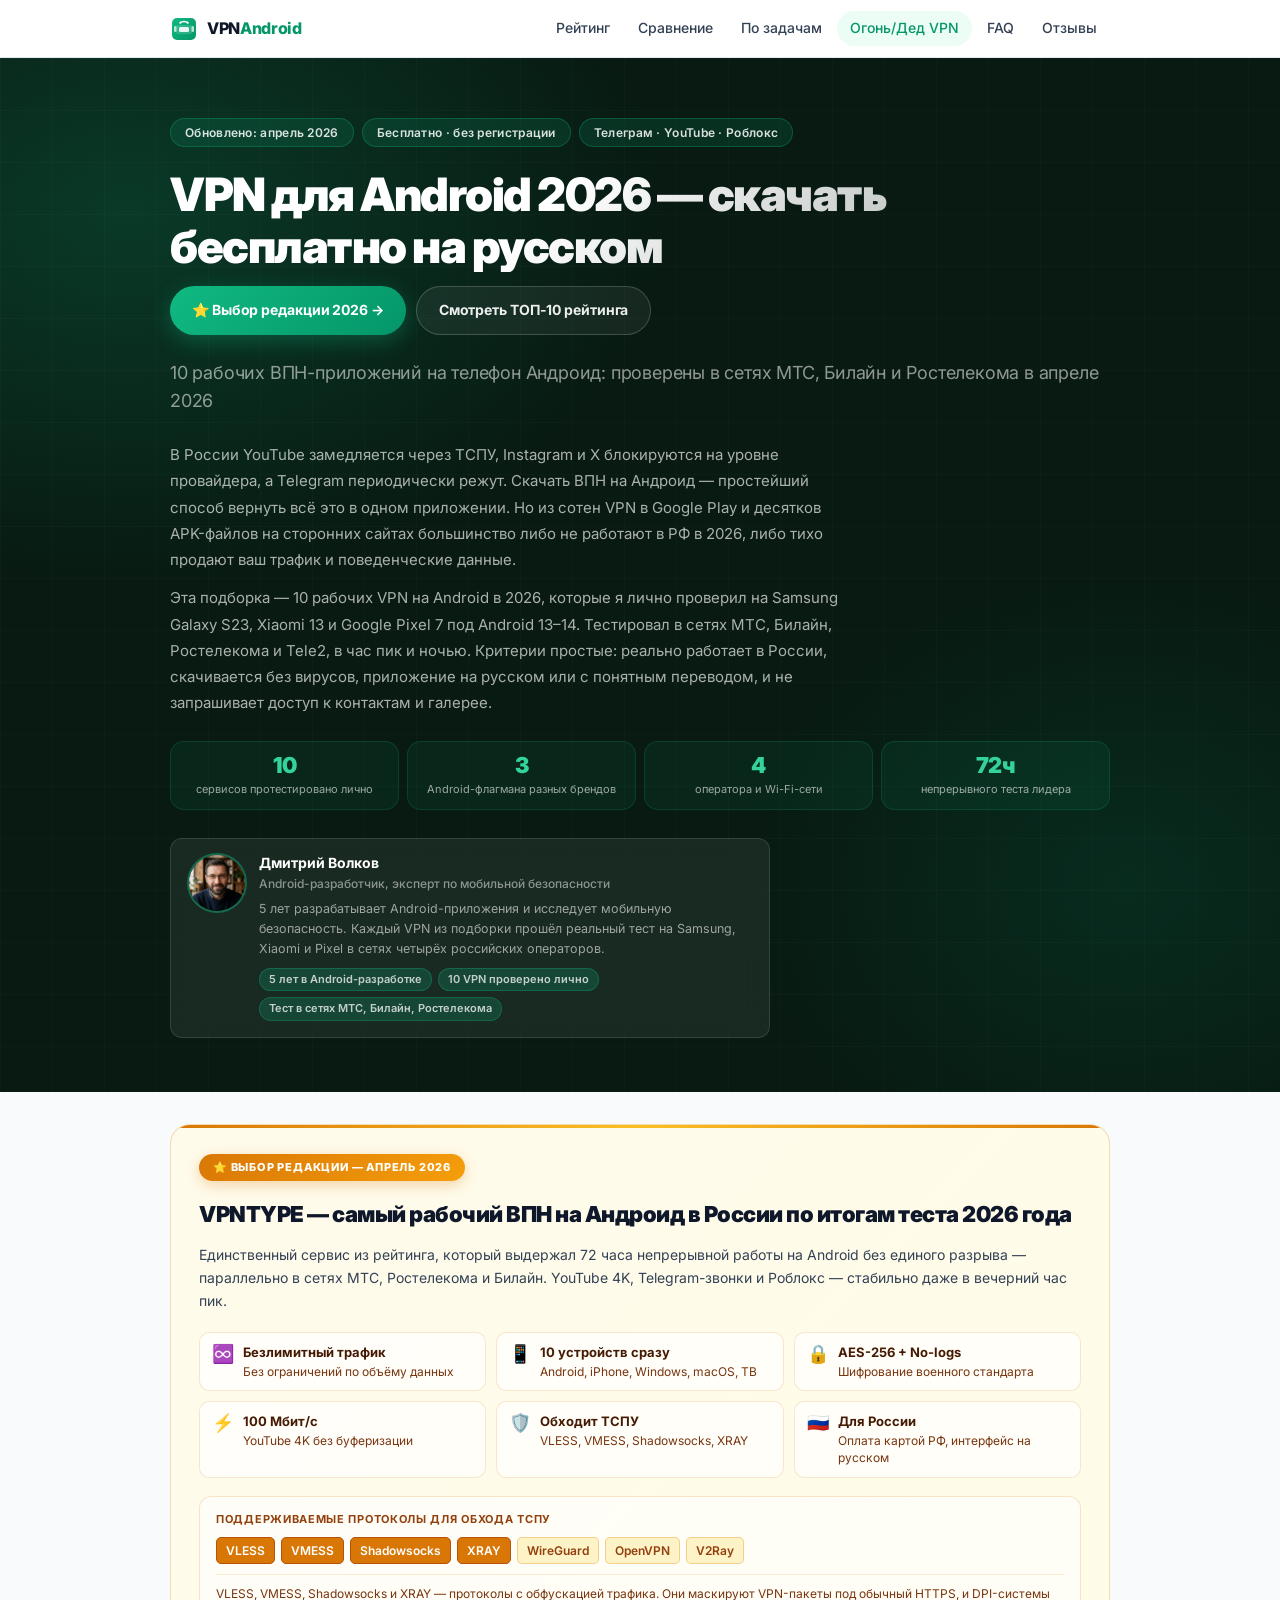
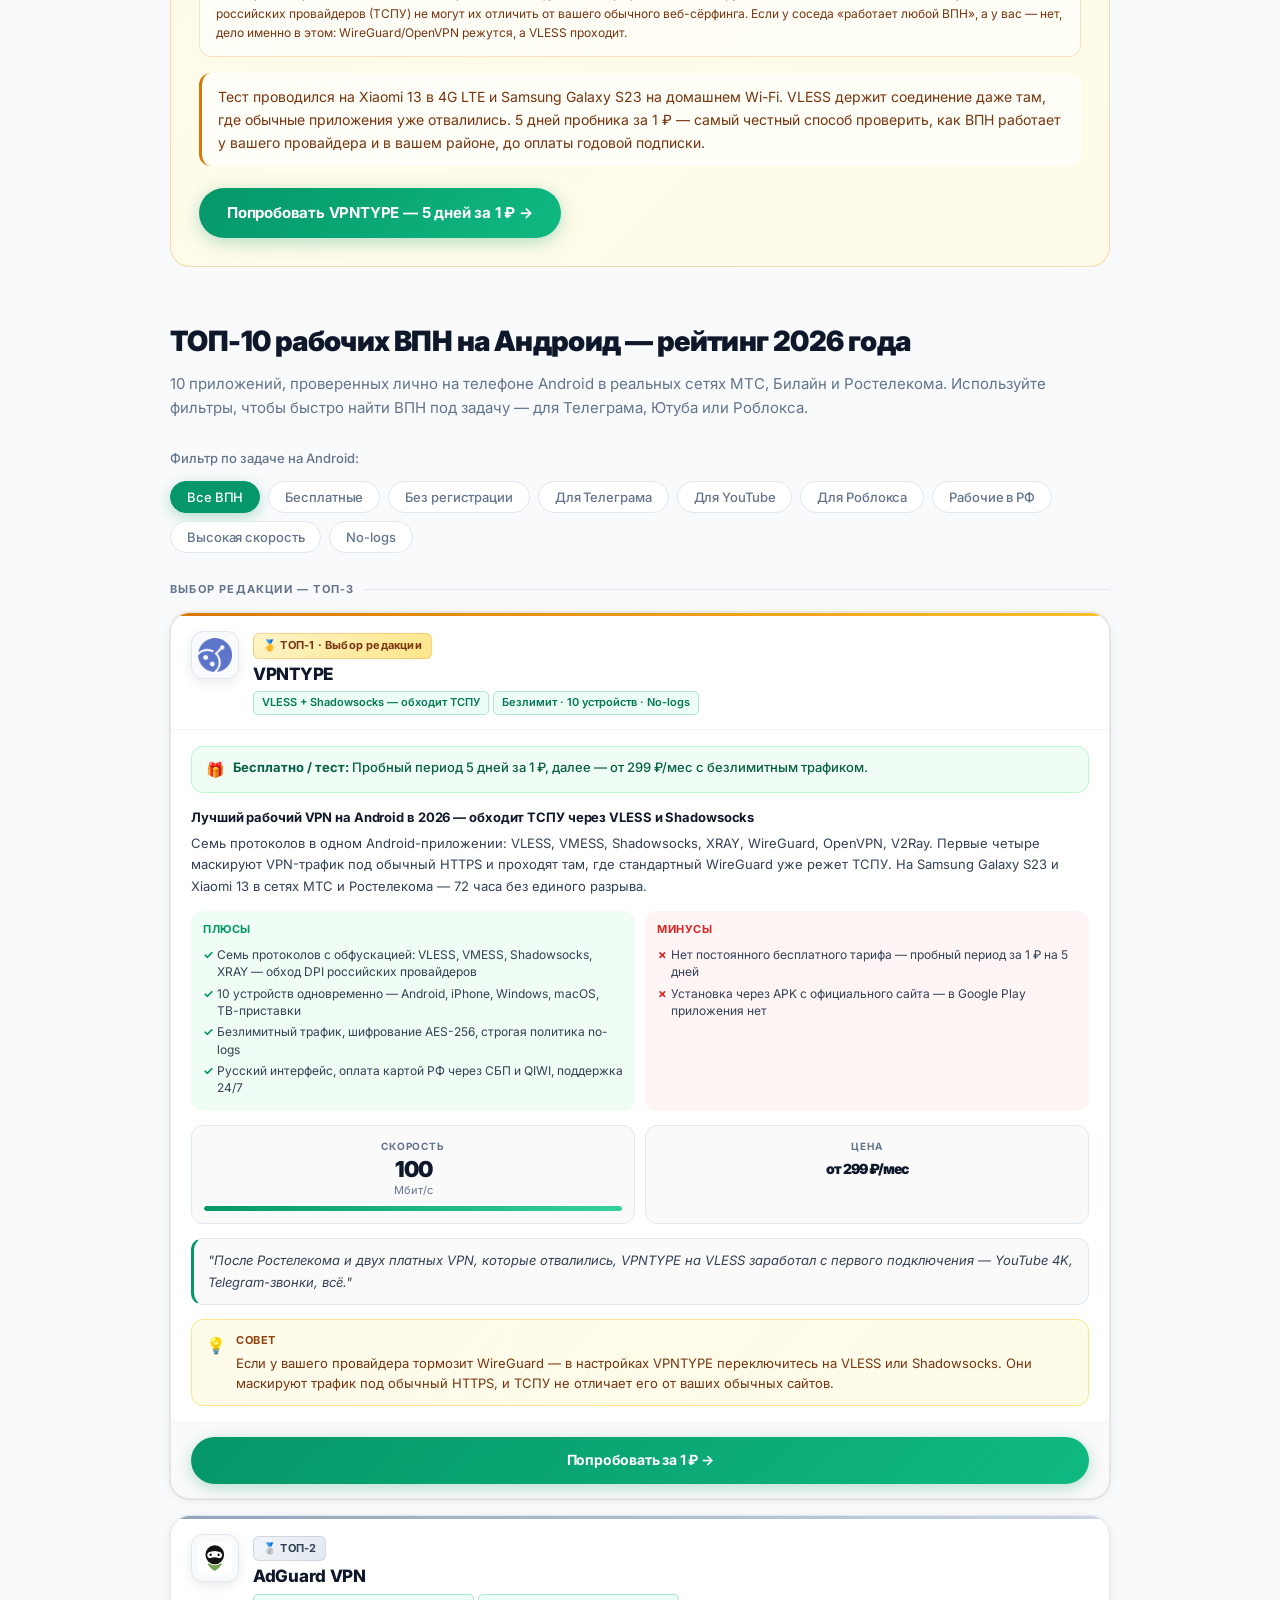
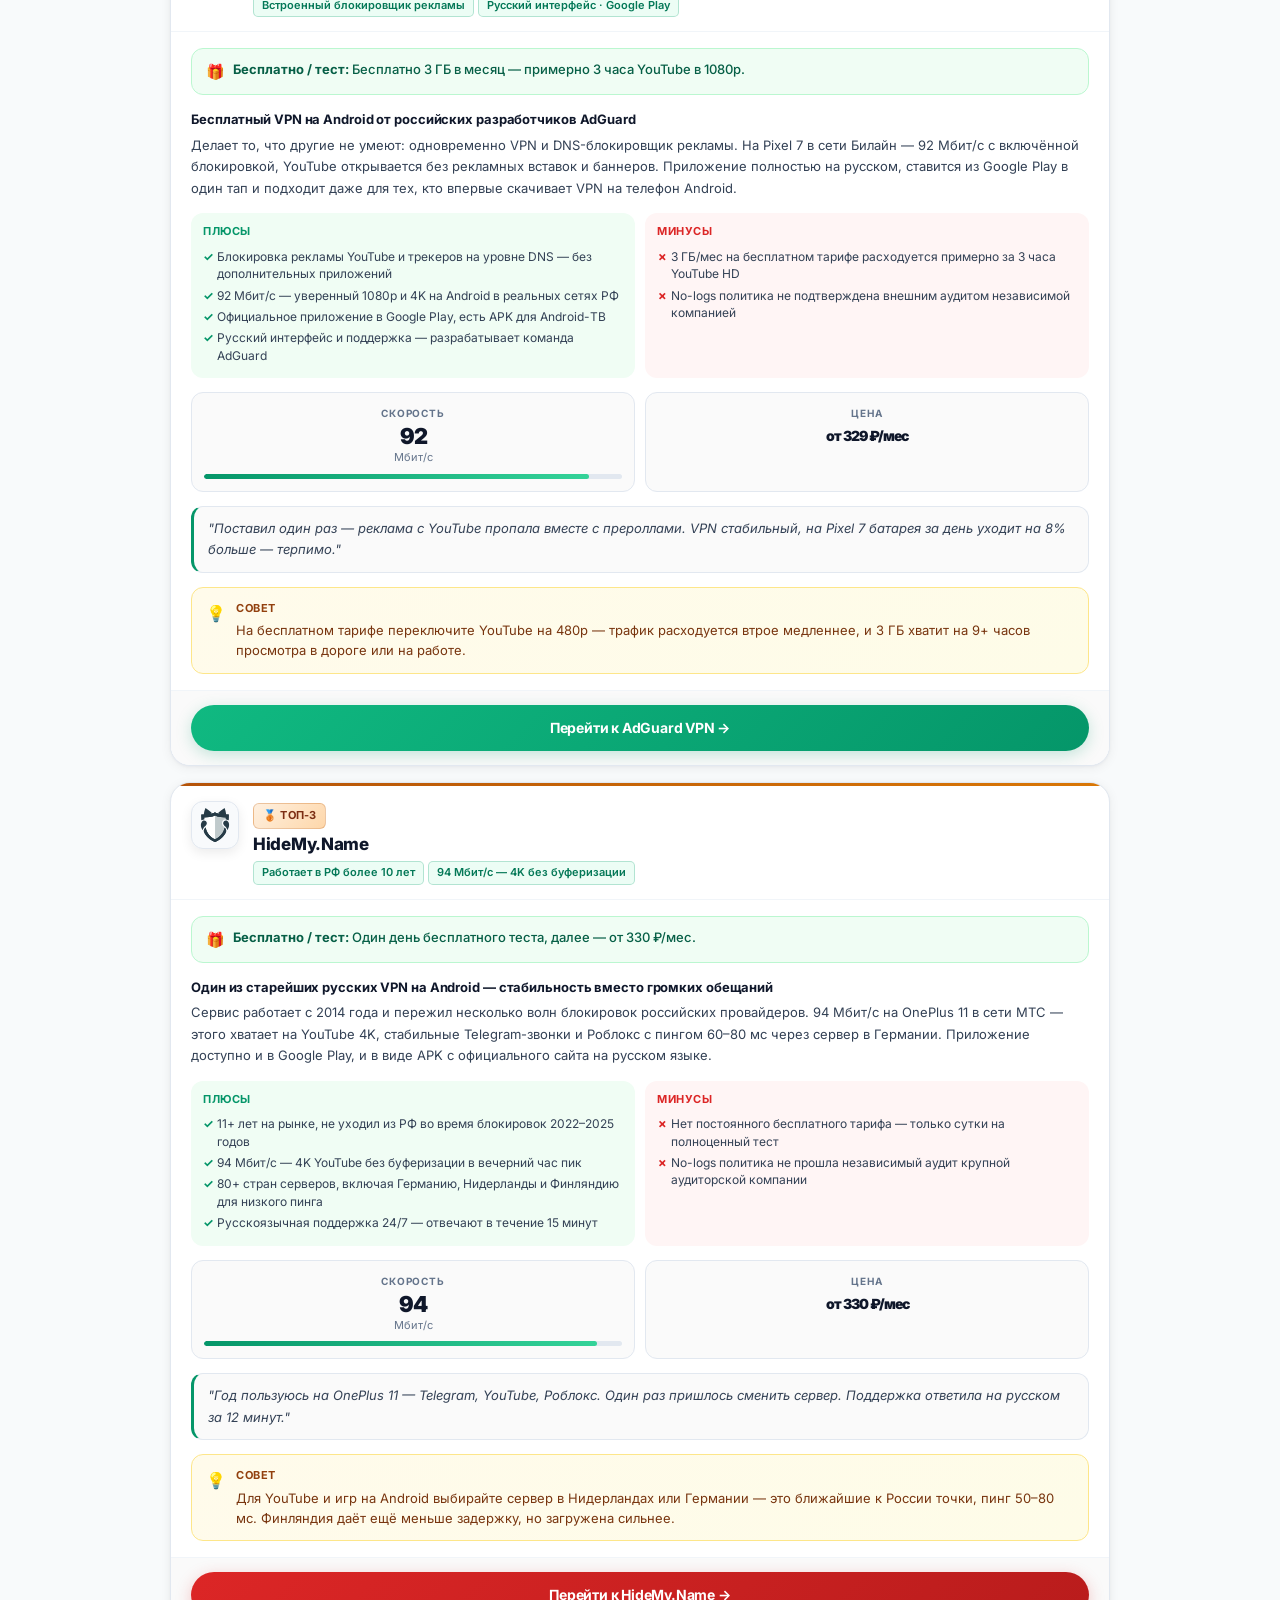
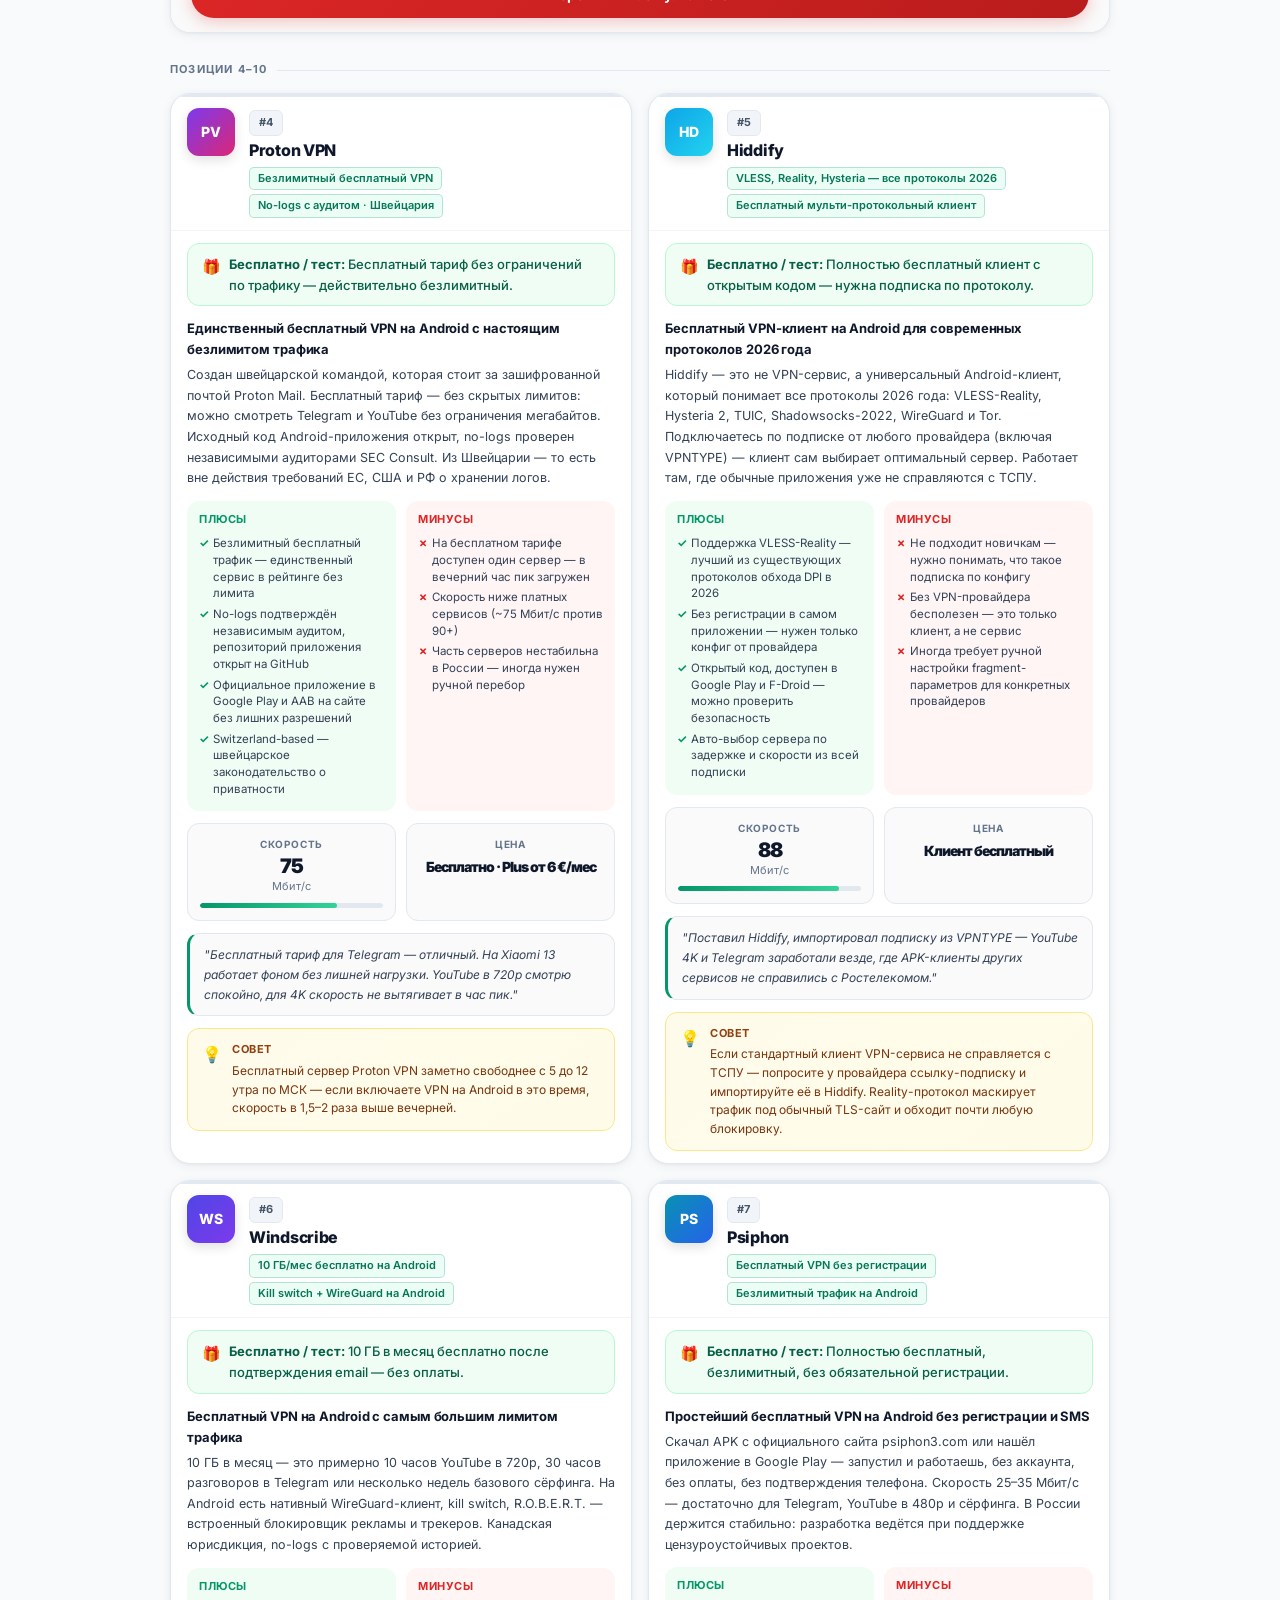
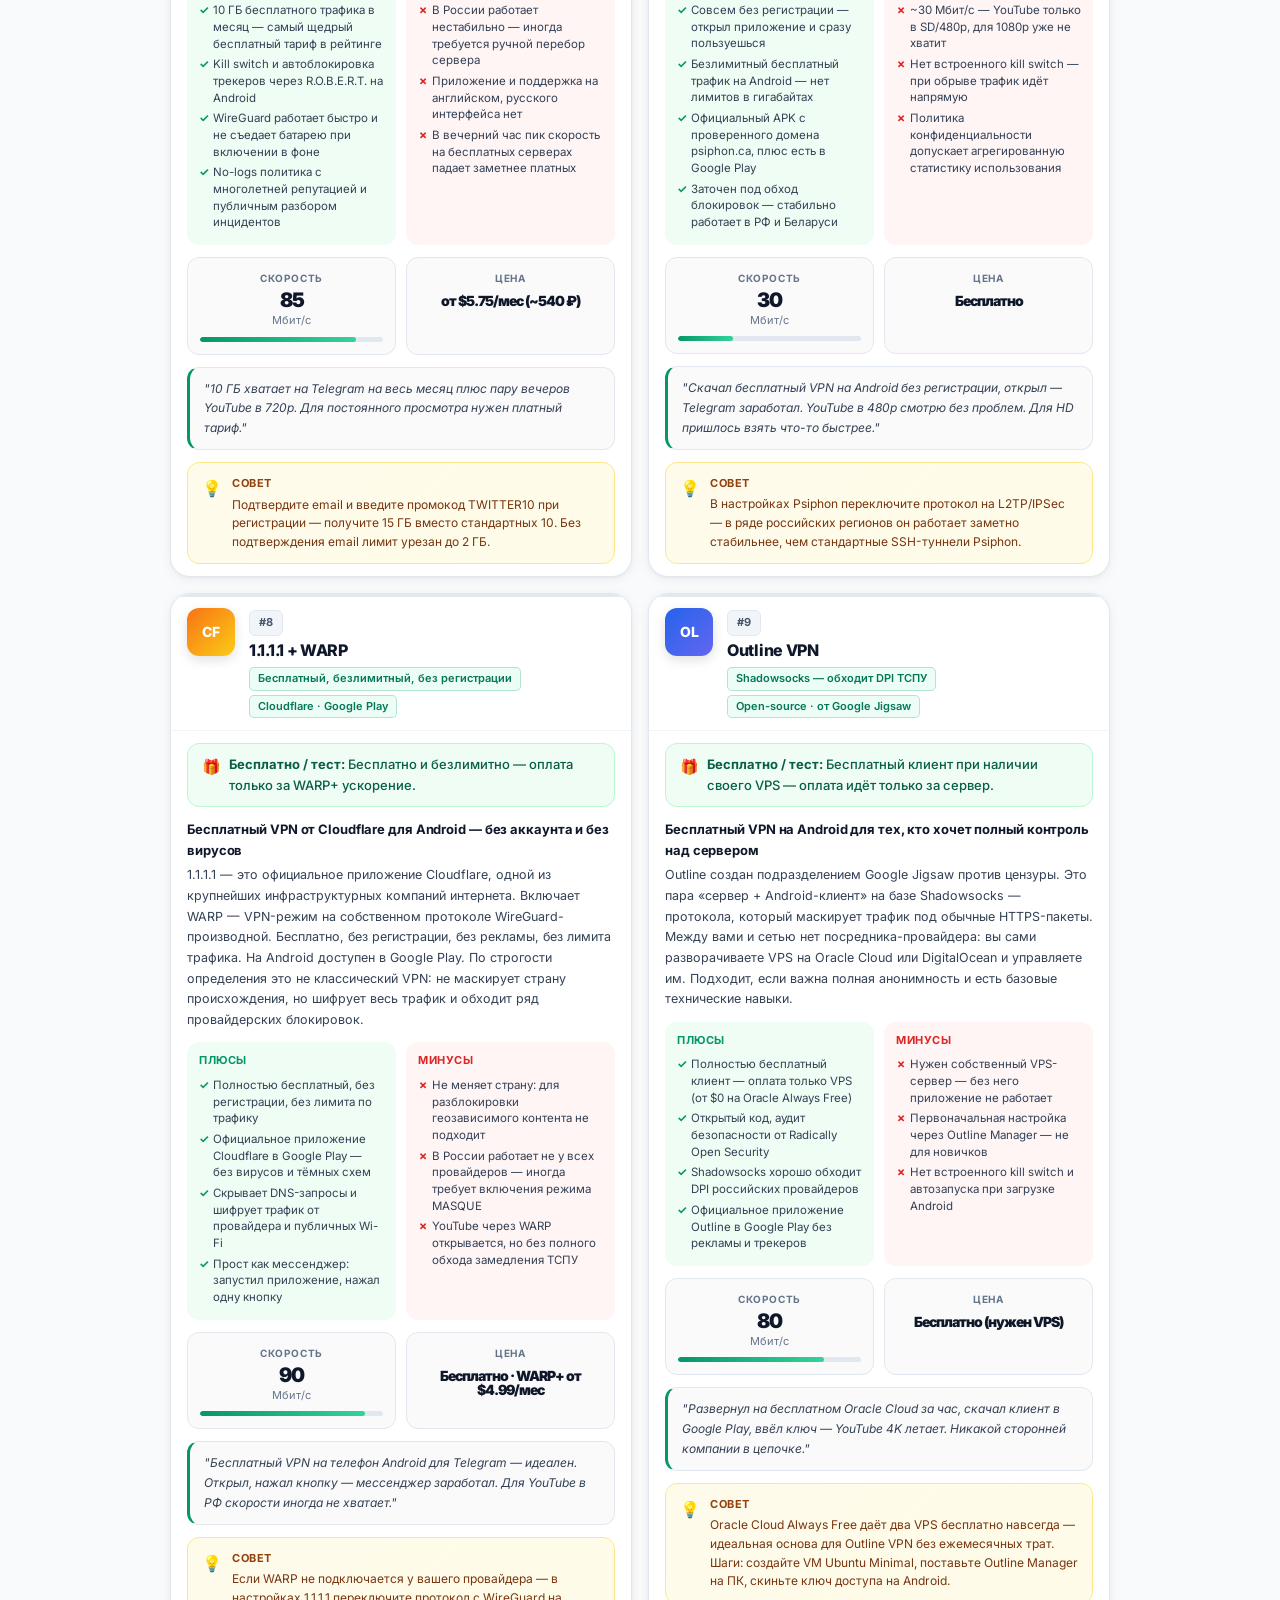
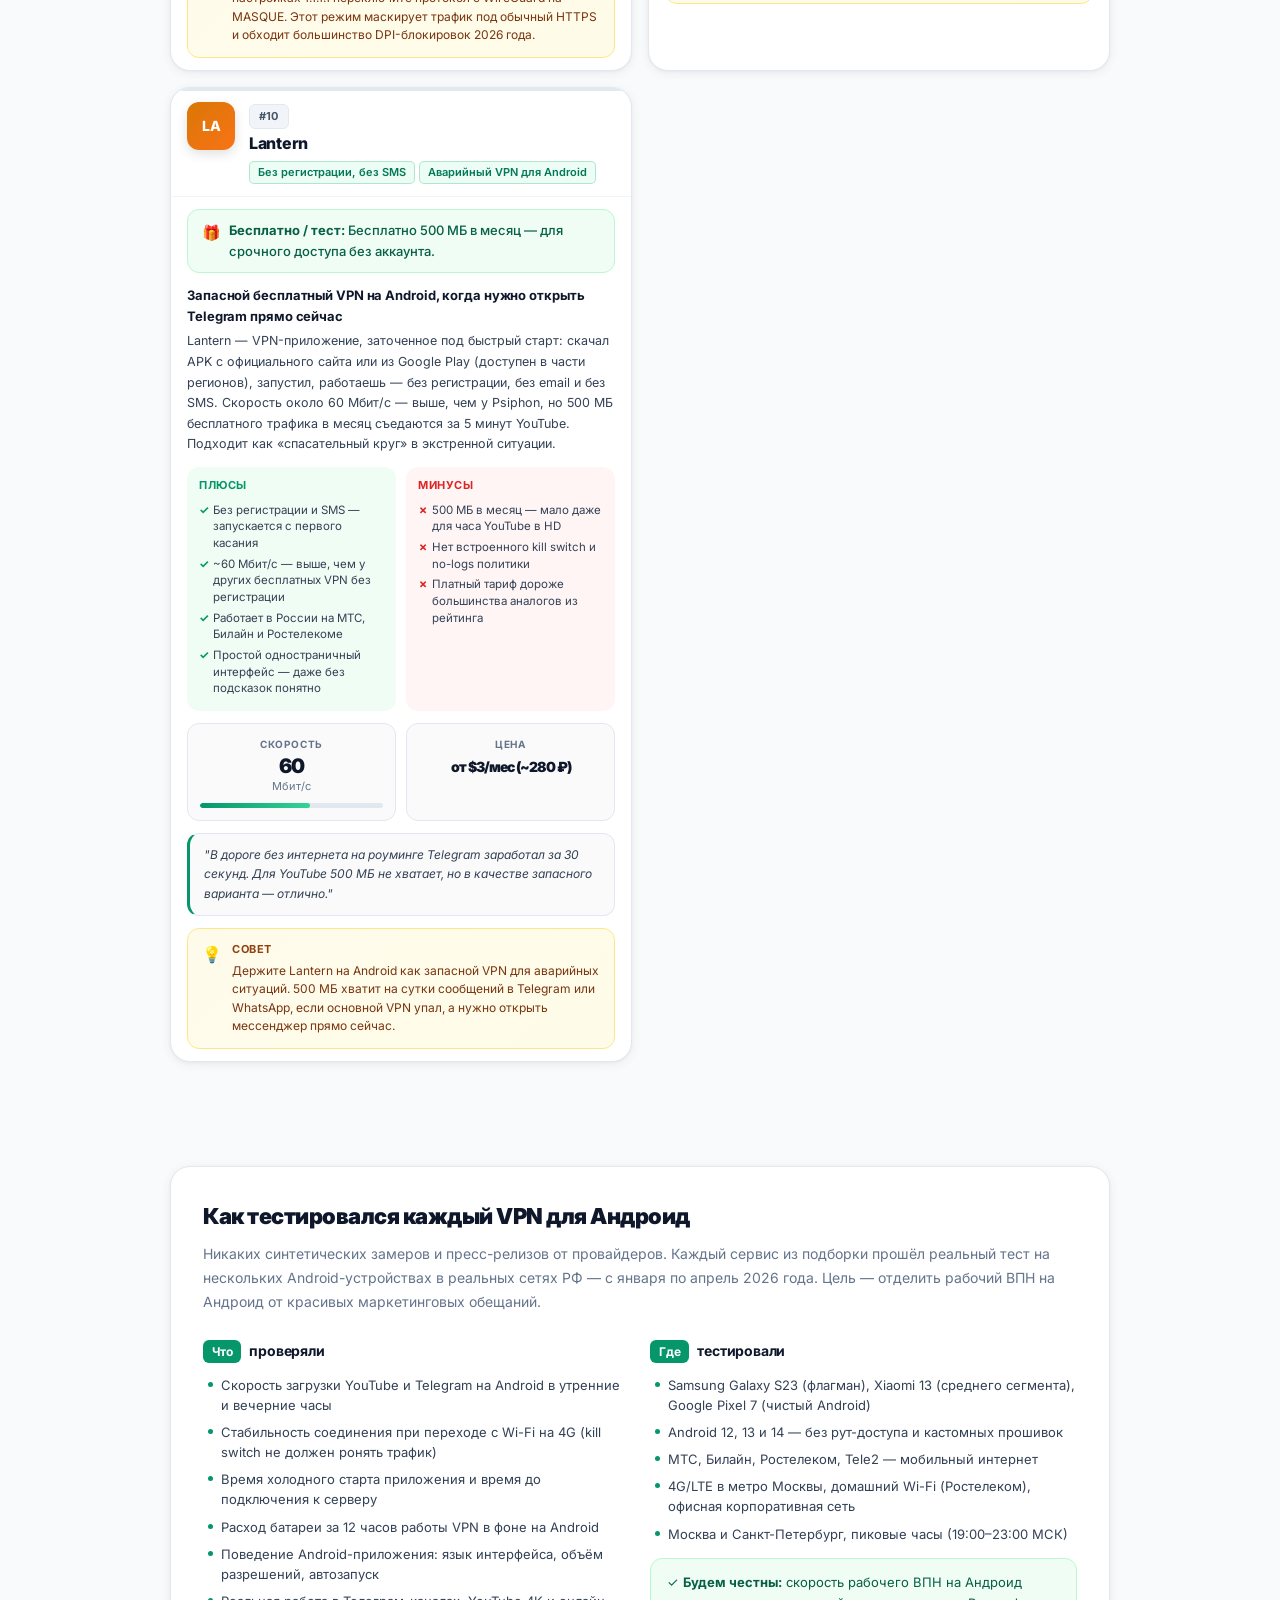
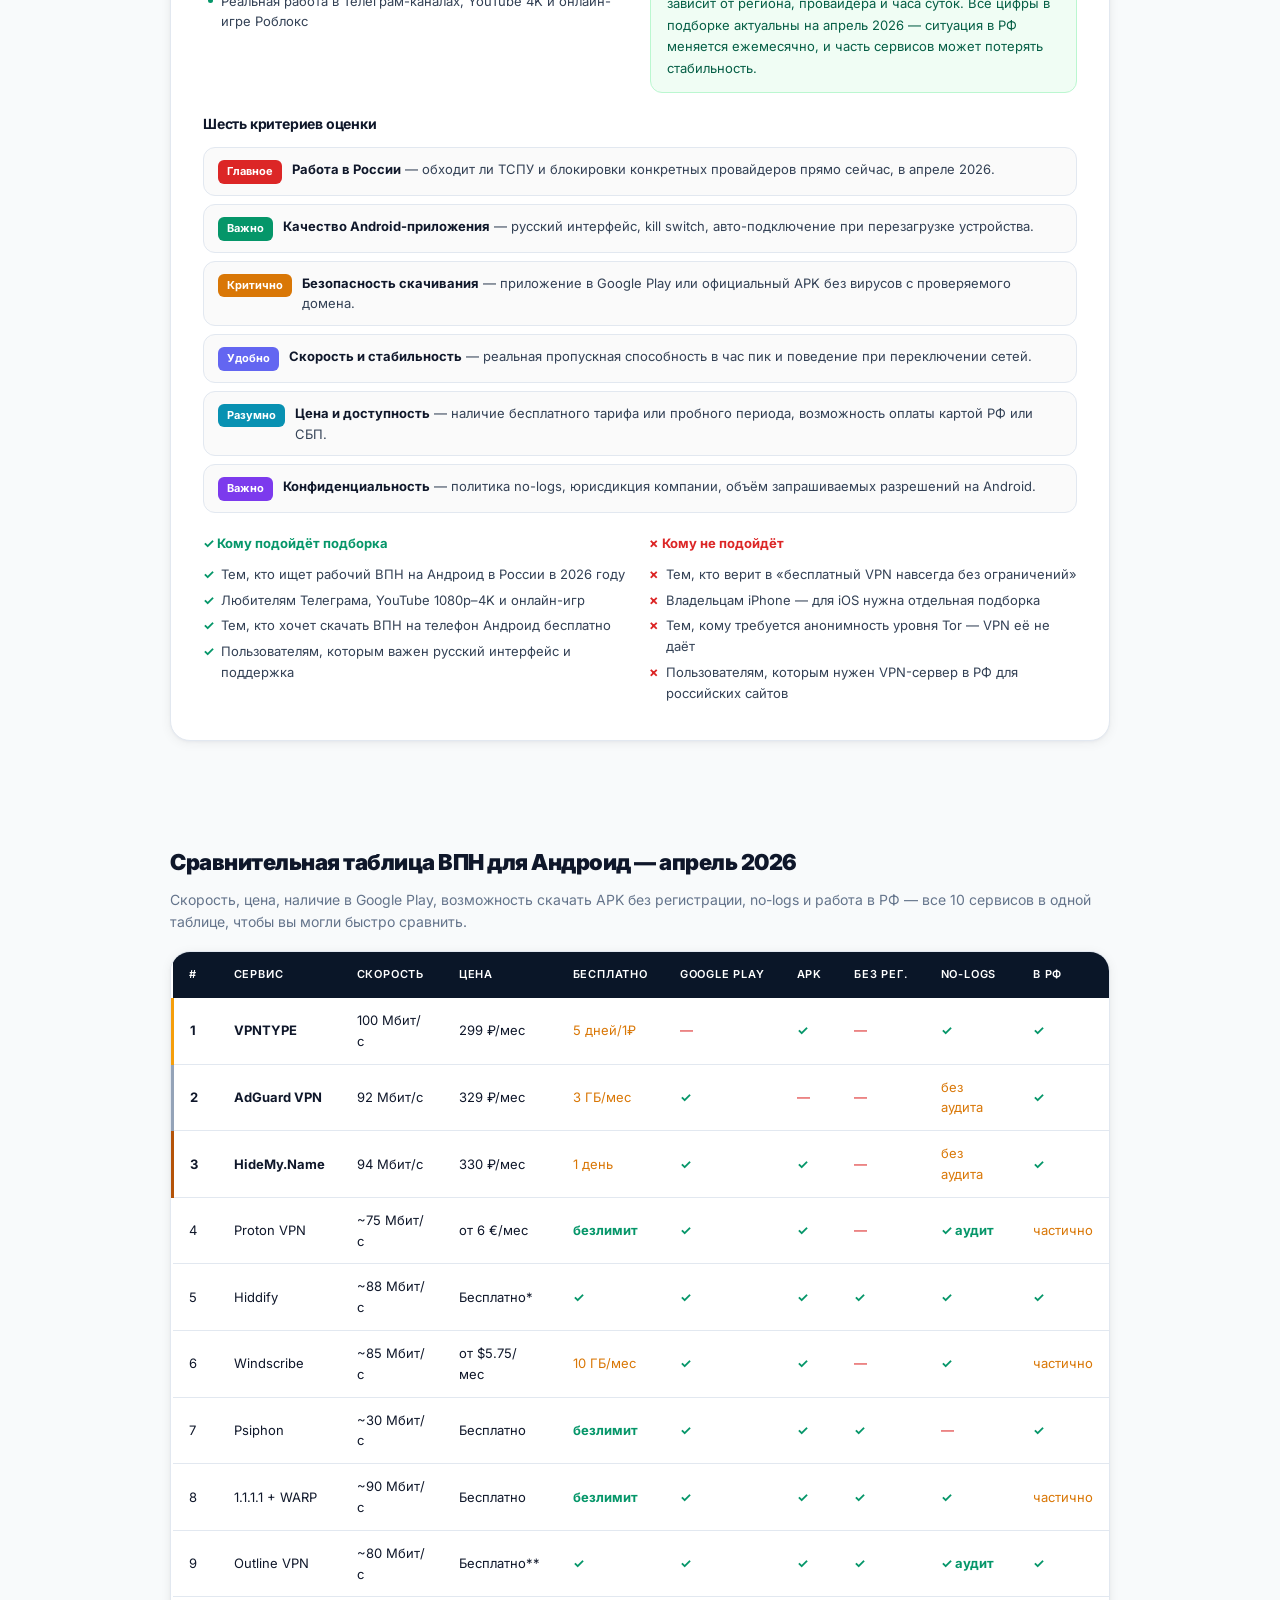
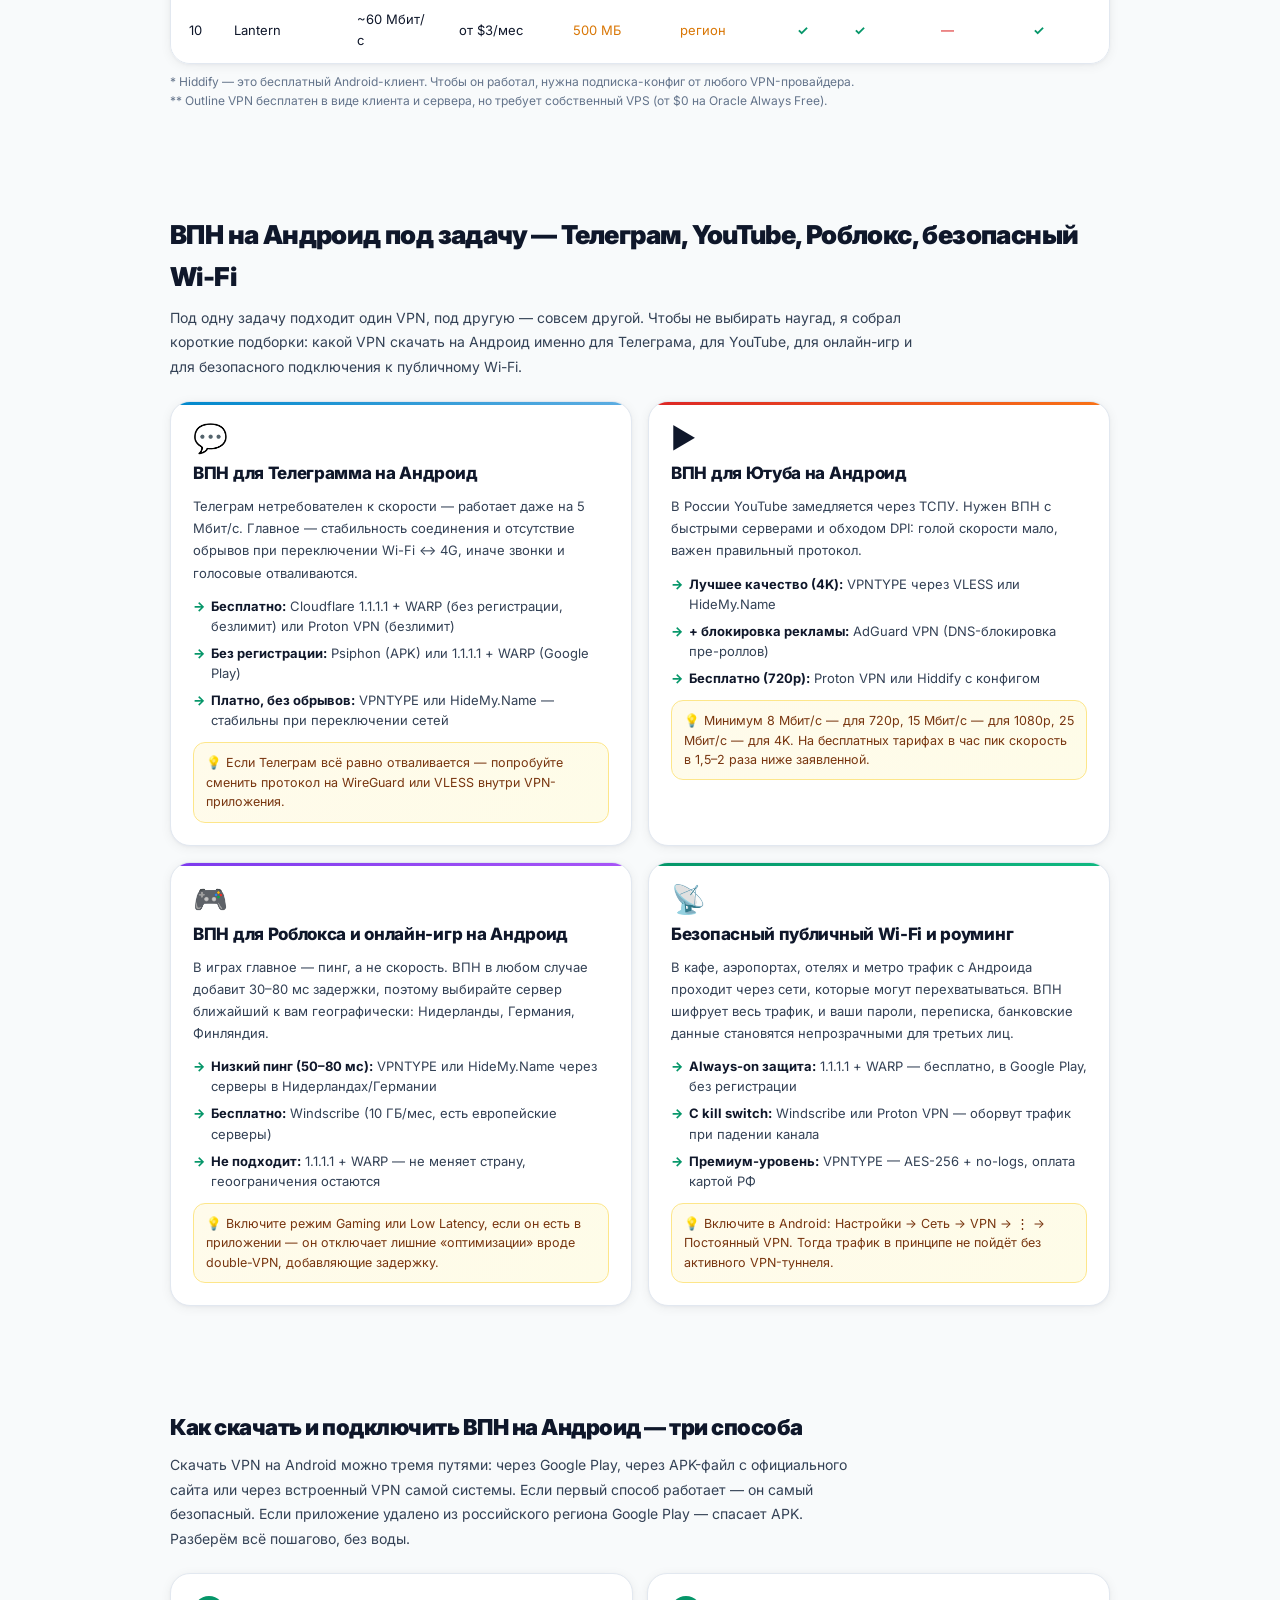
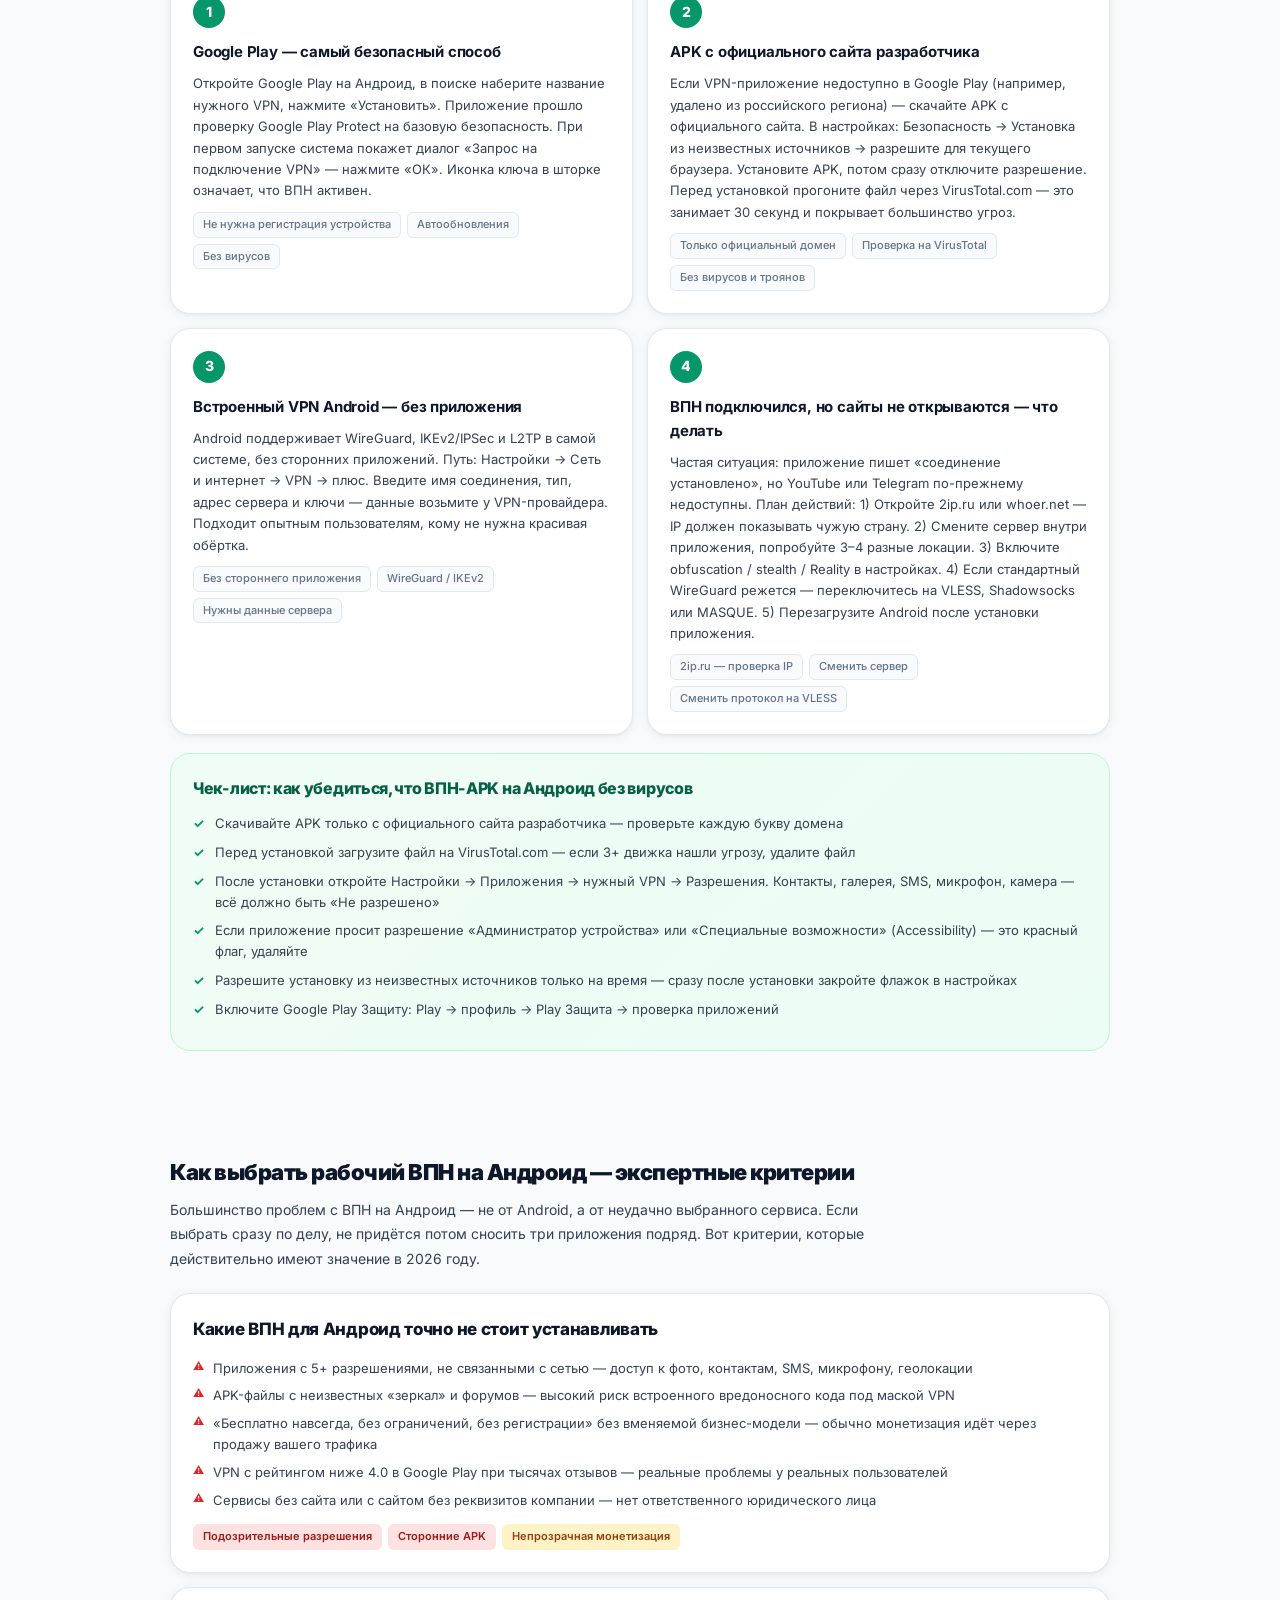
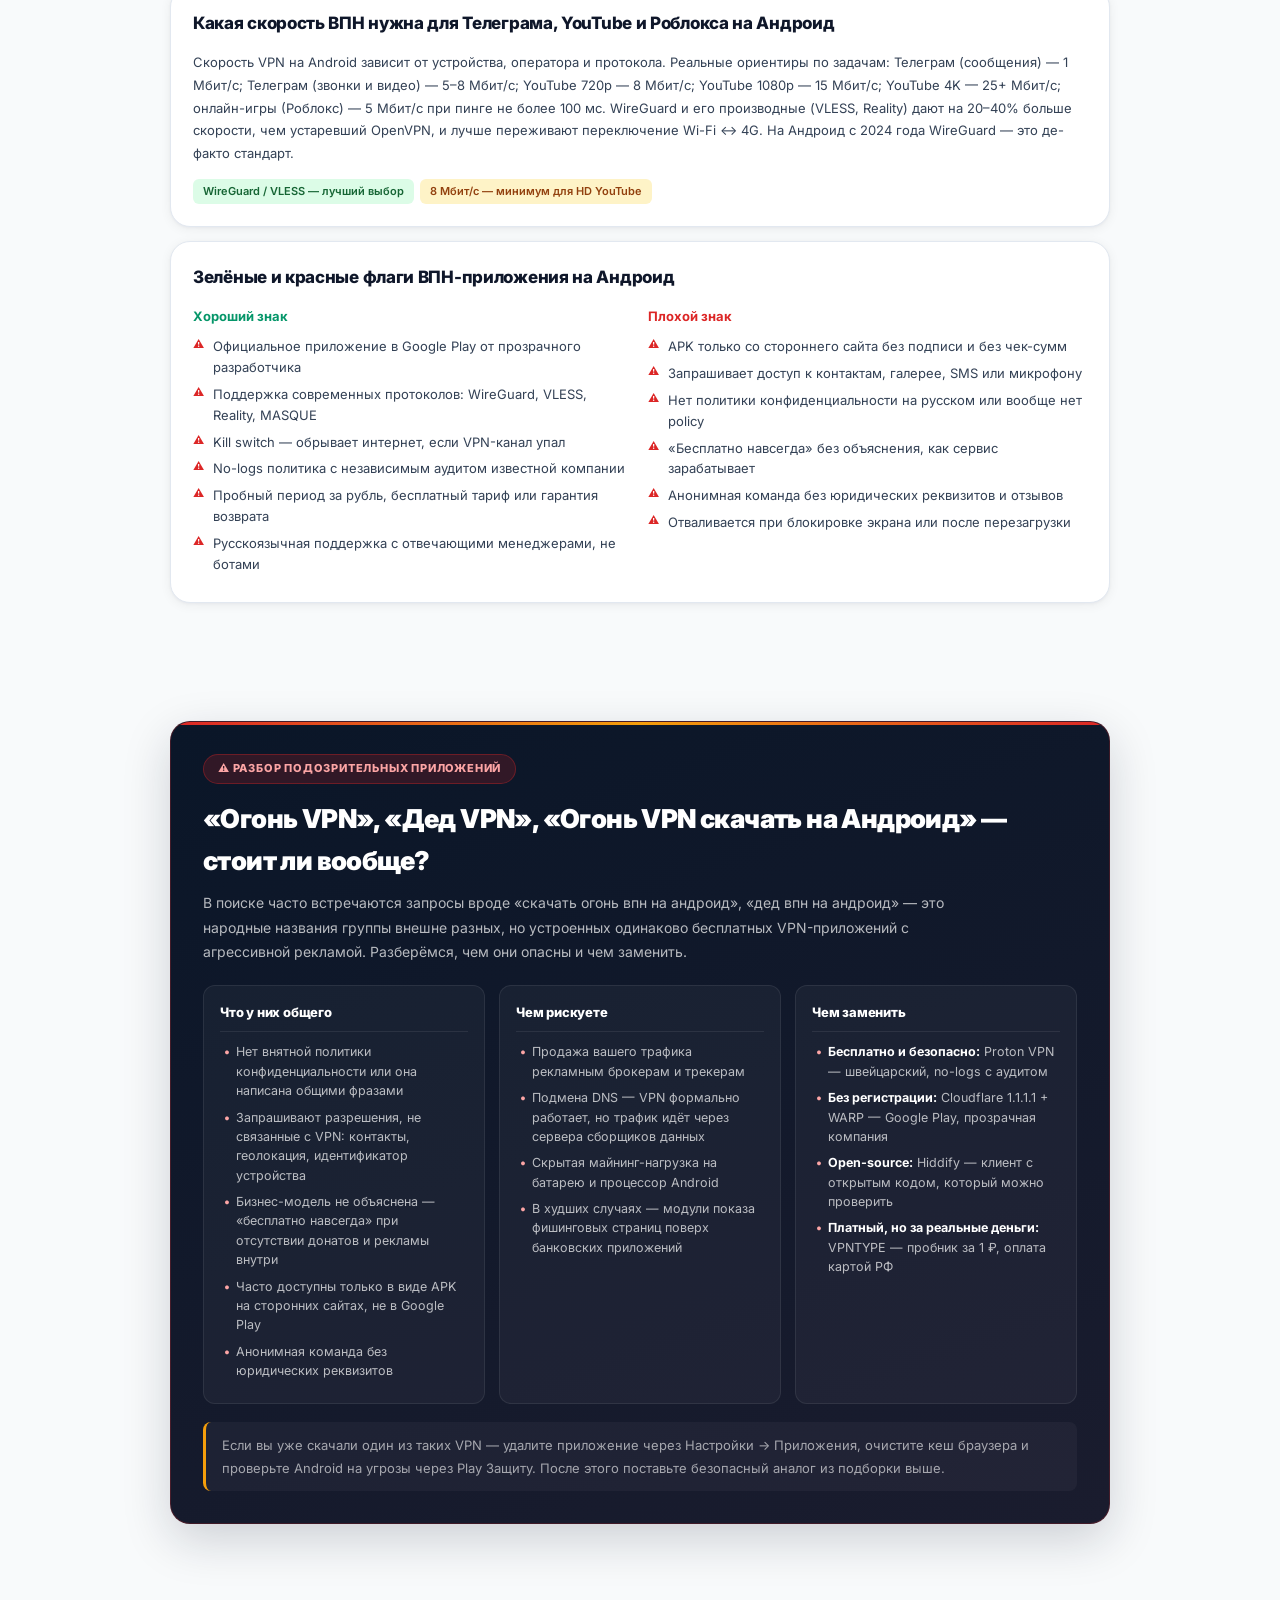
<file: index.html>
<!DOCTYPE html>
<html lang="ru">
<head>
<meta charset="UTF-8">
<meta name="viewport" content="width=device-width, initial-scale=1.0">
<title>VPN для Android 2026 — скачать бесплатно на русском без регистрации | ТОП-10 рабочих</title>
<meta name="description" content="Скачать VPN на Андроид бесплатно — ТОП-10 рабочих сервисов 2026 года на русском без регистрации и без вирусов. Подборка для Телеграм, YouTube и Роблокса, проверенная в сетях МТС, Билайн и Ростелеком.">
<meta name="keywords" content="скачать впн на андроид, впн для андроид, бесплатный впн для андроид, русский впн на андроид, впн для телеграмма на андроид, впн для ютуба на андроид, лучший впн для андроид, рабочий впн на андроид, впн для андроид 2026, как подключить впн на андроид">
<meta property="og:type" content="article">
<meta property="og:title" content="VPN для Android 2026 — ТОП-10 рабочих сервисов на русском без регистрации">
<meta property="og:description" content="Скачать ВПН на телефон Андроид бесплатно: 10 проверенных приложений для Телеграм, YouTube и игр. Тест в сетях МТС, Билайн и Ростелеком на Samsung, Xiaomi и Pixel.">
<meta property="og:locale" content="ru_RU">
<link rel="icon" type="image/svg+xml" href="favicon.svg">
<link rel="shortcut icon" href="favicon.svg">
<meta name="theme-color" content="#059669">
<link rel="stylesheet" href="styles.css">

<!-- Yandex.Metrika counter -->
<script type="text/javascript">
    (function(m,e,t,r,i,k,a){
        m[i]=m[i]||function(){(m[i].a=m[i].a||[]).push(arguments)};
        m[i].l=1*new Date();
        for (var j = 0; j < document.scripts.length; j++) {if (document.scripts[j].src === r) { return; }}
        k=e.createElement(t),a=e.getElementsByTagName(t)[0],k.async=1,k.src=r,a.parentNode.insertBefore(k,a)
    })(window, document,'script','https://mc.yandex.ru/metrika/tag.js?id=108224593', 'ym');

    ym(108224593, 'init', {ssr:true, webvisor:true, clickmap:true, ecommerce:"dataLayer", referrer: document.referrer, url: location.href, accurateTrackBounce:true, trackLinks:true});
</script>
<noscript><div><img src="https://mc.yandex.ru/watch/108224593" style="position:absolute; left:-9999px;" alt="" /></div></noscript>
<!-- /Yandex.Metrika counter -->



<script type="application/ld+json">
{
  "@context": "https://schema.org",
  "@type": "Article",
  "headline": "VPN для Android 2026 — ТОП-10 рабочих сервисов скачать бесплатно на русском",
  "description": "Подробный обзор 10 VPN для телефона на Андроид в 2026 году: бесплатные и платные, на русском, без регистрации, для Телеграм, YouTube и Роблокса. Реальный тест в сетях РФ на Samsung, Xiaomi и Pixel.",
  "datePublished": "2026-01-10",
  "dateModified": "2026-04-28",
  "author": {
    "@type": "Person",
    "name": "Дмитрий Волков",
    "jobTitle": "Android-разработчик, эксперт по мобильной безопасности",
    "description": "5 лет разрабатывает Android-приложения и исследует мобильную безопасность сетей. Лично протестировал каждый VPN из рейтинга на Samsung Galaxy S23, Xiaomi 13 и Google Pixel 7 в сетях МТС, Билайн, Ростелеком и Tele2."
  },
  "publisher": {
    "@type": "Organization",
    "name": "VPN Рейтинг Android"
  },
  "inLanguage": "ru",
  "about": [
    {"@type": "Thing", "name": "VPN для Android"},
    {"@type": "Thing", "name": "Бесплатный VPN на телефон"},
    {"@type": "Thing", "name": "VPN для Telegram и YouTube"}
  ]
}
</script>

<script type="application/ld+json">
{
  "@context": "https://schema.org",
  "@type": "FAQPage",
  "mainEntity": [
    {
      "@type": "Question",
      "name": "Какой VPN скачать на Андроид в 2026 году — что точно работает в России?",
      "acceptedAnswer": {
        "@type": "Answer",
        "text": "В апреле 2026 года на Android в РФ стабильно работают: VPNTYPE (100 Мбит/с, протоколы VLESS и Shadowsocks для обхода ТСПУ, пробный период 5 дней за 1 ₽), AdGuard VPN (92 Мбит/с со встроенным блокировщиком рекламы, русский интерфейс) и HideMy.Name (94 Мбит/с, на рынке с 2014 года). Из бесплатных — Proton VPN (безлимитно), Psiphon (без регистрации) и Cloudflare 1.1.1.1 + WARP. Все проверены лично в сетях МТС, Билайн и Ростелекома."
      }
    },
    {
      "@type": "Question",
      "name": "Как скачать ВПН на Андроид бесплатно без регистрации?",
      "acceptedAnswer": {
        "@type": "Answer",
        "text": "Совсем без регистрации работают: Psiphon (официальный APK с psiphon.ca или Google Play, безлимитный трафик), Cloudflare 1.1.1.1 + WARP (Google Play, без аккаунта), Lantern (APK, 500 МБ в месяц). Proton VPN и Windscribe требуют только email — это занимает минуту и даёт 10–безлимит ГБ. Скачивайте APK только с официального сайта разработчика — файлы со сторонних зеркал часто содержат вредоносный код, замаскированный под VPN."
      }
    },
    {
      "@type": "Question",
      "name": "Какой ВПН для Телеграмма на Андроид выбрать в 2026 году?",
      "acceptedAnswer": {
        "@type": "Answer",
        "text": "Для Телеграма на Андроид подходит любой рабочий VPN из рейтинга — мессенджер работает даже на 5 Мбит/с. Бесплатно: Proton VPN (безлимит), 1.1.1.1 + WARP (без регистрации) или Psiphon. Для стабильных Telegram-звонков и каналов с медиа — VPNTYPE или HideMy.Name: они не разрывают соединение при переключении между Wi-Fi и 4G. Если Telegram периодически отваливается — попробуйте сменить протокол на WireGuard или VLESS внутри приложения VPN."
      }
    },
    {
      "@type": "Question",
      "name": "Какой ВПН для Ютуба на Андроид работает в 2026 году?",
      "acceptedAnswer": {
        "@type": "Answer",
        "text": "В России YouTube замедляется через ТСПУ, поэтому важна не сырая скорость, а способность обойти блокировку. На Android в наших тестах стабильный 1080p и 4K показали VPNTYPE (через VLESS), AdGuard VPN и HideMy.Name. Минимум 8 Мбит/с нужно для 720p, 15 Мбит/с — для 1080p, 25 Мбит/с — для 4K. AdGuard VPN дополнительно убирает рекламу и пре-роллы прямо в YouTube без сторонних блокировщиков."
      }
    },
    {
      "@type": "Question",
      "name": "Как скачать ВПН-APK на Андроид без вирусов?",
      "acceptedAnswer": {
        "@type": "Answer",
        "text": "Безопасная установка APK на Android: 1) Скачивайте только с официального сайта разработчика — внимательно проверьте домен на подмену букв. 2) Перед установкой загрузите файл на VirusTotal.com — если хотя бы 3 антивируса нашли угрозу, удалите. 3) В Android разрешите установку из этого источника только на время и сразу отключите. 4) После установки проверьте разрешения: настоящий VPN не должен запрашивать доступ к контактам, галерее, SMS или микрофону. 5) Установите приложение Play Защита — оно отслеживает поведение приложений после установки."
      }
    },
    {
      "@type": "Question",
      "name": "Есть ли бесплатный ВПН для Андроид без ограничений по трафику?",
      "acceptedAnswer": {
        "@type": "Answer",
        "text": "Proton VPN — единственный VPN на Android с настоящим безлимитом на бесплатном тарифе и независимым аудитом no-logs. Минус — один бесплатный сервер, в вечерний час пик он перегружен. Psiphon тоже безлимитный и без регистрации, но скорость ~30 Мбит/с — годится для Telegram и YouTube в 480p. Cloudflare 1.1.1.1 + WARP бесплатный и безлимитный, но не меняет страну. Для безлимита с обходом блокировок ТСПУ нужен платный сервис вроде VPNTYPE."
      }
    },
    {
      "@type": "Question",
      "name": "Как подключить ВПН на Андроид — пошаговая инструкция?",
      "acceptedAnswer": {
        "@type": "Answer",
        "text": "Самый простой способ подключить VPN на Андроид: 1) Скачайте приложение из Google Play или официальный APK. 2) Откройте приложение, создайте аккаунт (или войдите) — у части сервисов регистрация не нужна. 3) Нажмите большую кнопку «Подключиться». 4) Android выдаст системный диалог «Запрос на подключение» — нажмите «ОК» или «Разрешить». 5) В шторке появится значок ключа — VPN активен. Для ручной настройки встроенного VPN: Настройки → Сеть и интернет → VPN → плюс → выберите тип WireGuard или IKEv2 и введите данные сервера."
      }
    },
    {
      "@type": "Question",
      "name": "ВПН для Роблокса на Андроид — какой выбрать с низким пингом?",
      "acceptedAnswer": {
        "@type": "Answer",
        "text": "Для Роблокса на Android главное — низкий пинг (задержка), а не максимальная скорость. Из платных: VPNTYPE и HideMy.Name дают пинг 50–80 мс через серверы в Германии и Нидерландах. Из бесплатных: Windscribe (10 ГБ/мес) с европейскими серверами — хватит на несколько часов игры в неделю. Proton VPN тоже работает, но пинг выше из-за загрузки бесплатного сервера. Cloudflare WARP не подходит — он не меняет страну, и Роблокс возвращает региональные ограничения."
      }
    },
    {
      "@type": "Question",
      "name": "Как проверить, что ВПН на Андроид работает корректно и не сливает данные?",
      "acceptedAnswer": {
        "@type": "Answer",
        "text": "После подключения VPN откройте 2ip.ru или whoer.net в браузере Android — IP-адрес должен измениться на адрес страны VPN-сервера. Для проверки утечки DNS перейдите на dnsleaktest.com и нажмите Extended Test: все DNS-серверы должны быть из страны VPN, а не вашего провайдера (МТС, Билайн, Ростелеком). Дополнительно проверьте утечку WebRTC через ipleak.net. Если хоть один из тестов показывает ваш реальный IP — VPN или kill switch настроены неверно, нужно сменить сервер или протокол."
      }
    },
    {
      "@type": "Question",
      "name": "Что такое «Огонь VPN» и «Дед VPN» — стоит ли их скачивать на Андроид?",
      "acceptedAnswer": {
        "@type": "Answer",
        "text": "Под «Огонь VPN» и «Дед VPN» в поиске обычно понимают группу однотипных бесплатных VPN-приложений с агрессивной рекламой и подозрительными разрешениями. У большинства из них нет внятной политики конфиденциальности, нет независимого no-logs аудита, монетизация устроена через продажу пользовательского трафика и поведенческих данных. Технически они часто работают, но безопасность под вопросом. Если нужен бесплатный VPN на Андроид — лучше использовать Proton VPN, Psiphon или Cloudflare 1.1.1.1 + WARP: у них прозрачная бизнес-модель и проверяемый код."
      }
    },
    {
      "@type": "Question",
      "name": "Сильно ли ВПН расходует батарею Андроид?",
      "acceptedAnswer": {
        "@type": "Answer",
        "text": "VPN на Android увеличивает расход батареи на 5–15% — это плата за постоянное шифрование трафика. Протокол WireGuard и его производные (например, VLESS) потребляют заметно меньше энергии, чем устаревший OpenVPN — выбирайте их в настройках приложения. На современных флагманах Samsung Galaxy S23 и Google Pixel 7 разница почти не ощутима. На бюджетных устройствах при включённом kill switch и постоянной работе VPN в фоне разряд батареи становится заметнее — отключайте VPN, когда не пользуетесь телефоном."
      }
    },
    {
      "@type": "Question",
      "name": "Можно ли пользоваться Андроидом без ВПН в 2026 году?",
      "acceptedAnswer": {
        "@type": "Answer",
        "text": "Технически Android в России работает и без VPN: большинство мессенджеров (WhatsApp, ВКонтакте, Сигнал), магазины приложений, российские сервисы доступны напрямую. Но без VPN на Андроид недоступны или сильно замедлены: Instagram, Facebook, X (Twitter), часть YouTube-функций, ряд Google-сервисов и зарубежные стриминги. YouTube замедляется через ТСПУ, что делает 1080p и 4K без VPN практически нереальным. Если эти сервисы вам нужны — VPN на Android в 2026 году обязателен. Если нет — можно обходиться без него."
      }
    }
  ]
}
</script>

<script type="application/ld+json">
{
  "@context": "https://schema.org",
  "@type": "ItemList",
  "name": "ТОП-10 рабочих VPN для Android в России — 2026",
  "description": "Рейтинг VPN-приложений для Андроид, протестированных в реальных сетях МТС, Билайн и Ростелекома в апреле 2026 года",
  "numberOfItems": 10,
  "itemListElement": [
    {"@type":"ListItem","position":1,"name":"VPNTYPE","description":"Лучший VPN для Андроид в 2026: семь протоколов включая VLESS и Shadowsocks, обходит ТСПУ, 100 Мбит/с, пробный период 5 дней за 1 ₽","url":"https://vk.cc/cUpjZq"},
    {"@type":"ListItem","position":2,"name":"AdGuard VPN","description":"VPN на Андроид со встроенной блокировкой рекламы YouTube, 3 ГБ в месяц бесплатно, полностью на русском","url":"https://vk.cc/cUxOkm"},
    {"@type":"ListItem","position":3,"name":"HideMy.Name","description":"Стабильный VPN для Android с 2014 года: 94 Мбит/с, 80+ стран, русскоязычная поддержка 24/7","url":"https://vk.cc/cUxOxl"},
    {"@type":"ListItem","position":4,"name":"Proton VPN","description":"Бесплатный VPN на Андроид с настоящим безлимитным трафиком, no-logs с независимым аудитом, Швейцария"},
    {"@type":"ListItem","position":5,"name":"Hiddify","description":"Открытый VPN-клиент для Андроид с поддержкой VLESS-Reality, Hysteria и Shadowsocks-2022 — для современных протоколов 2026"},
    {"@type":"ListItem","position":6,"name":"Windscribe","description":"10 ГБ бесплатного трафика в месяц, WireGuard и kill switch на Android, блокировщик трекеров R.O.B.E.R.T."},
    {"@type":"ListItem","position":7,"name":"Psiphon","description":"Бесплатный VPN на Андроид без регистрации и SMS, безлимитный трафик, официальный APK с сайта psiphon.ca"},
    {"@type":"ListItem","position":8,"name":"1.1.1.1 + WARP","description":"Бесплатный безлимитный VPN от Cloudflare в Google Play без аккаунта — простой и без вирусов"},
    {"@type":"ListItem","position":9,"name":"Outline VPN","description":"Бесплатный open-source VPN от Google Jigsaw на базе Shadowsocks — нужен собственный VPS"},
    {"@type":"ListItem","position":10,"name":"Lantern","description":"Запасной VPN-APK для Андроид без регистрации, 500 МБ/мес — для срочного доступа к Telegram и сайтам"}
  ]
}
</script>

</head>
<body>

<!-- ===== HEADER ===== -->
<header class="site-header" id="siteHeader">
  <div class="container header-inner">
    <a href="#" class="header-logo" aria-label="На главную">
      <svg class="header-logo-icon" width="28" height="28" viewBox="0 0 28 28" fill="none" xmlns="http://www.w3.org/2000/svg" aria-hidden="true">
        <rect x="2" y="3" width="24" height="22" rx="5" fill="url(#andGrad)"/>
        <path d="M10 8 Q14 5 18 8" stroke="#fff" stroke-width="1.5" stroke-linecap="round" fill="none"/>
        <circle cx="10.5" cy="7.5" r="1" fill="#fff"/>
        <circle cx="17.5" cy="7.5" r="1" fill="#fff"/>
        <rect x="6" y="10" width="16" height="9" rx="2" fill="rgba(255,255,255,0.15)"/>
        <rect x="9" y="12" width="10" height="5" rx="1.5" fill="#fff" opacity=".9"/>
        <rect x="4" y="11" width="2.5" height="6" rx="1.25" fill="#fff" opacity=".7"/>
        <rect x="21.5" y="11" width="2.5" height="6" rx="1.25" fill="#fff" opacity=".7"/>
        <defs>
          <linearGradient id="andGrad" x1="2" y1="3" x2="26" y2="25" gradientUnits="userSpaceOnUse">
            <stop offset="0%" stop-color="#10b981"/>
            <stop offset="100%" stop-color="#059669"/>
          </linearGradient>
        </defs>
      </svg>
      <span class="header-logo-text">VPN<span class="header-logo-accent">Android</span></span>
    </a>
    <nav class="header-nav" id="headerNav" aria-label="Навигация по странице">
      <a href="#rating" class="nav-link">Рейтинг</a>
      <a href="#table" class="nav-link">Сравнение</a>
      <a href="#by-task" class="nav-link">По задачам</a>
      <a href="#scams" class="nav-link">Огонь/Дед VPN</a>
      <a href="#faq" class="nav-link">FAQ</a>
      <a href="#reviews" class="nav-link">Отзывы</a>
    </nav>
    <button class="header-burger" id="headerBurger" aria-label="Открыть меню" aria-expanded="false" aria-controls="mobileMenu">
      <span></span><span></span><span></span>
    </button>
  </div>
</header>

<!-- ===== MOBILE MENU ===== -->
<div class="mobile-menu" id="mobileMenu" aria-hidden="true">
  <a href="#rating"      class="mobile-nav-link"><span class="mnl-num">01</span><span class="mnl-text">Рейтинг ВПН для Андроид</span></a>
  <a href="#table"       class="mobile-nav-link"><span class="mnl-num">02</span><span class="mnl-text">Сравнительная таблица</span></a>
  <a href="#by-task"     class="mobile-nav-link"><span class="mnl-num">03</span><span class="mnl-text">ВПН под задачу</span></a>
  <a href="#methodology" class="mobile-nav-link"><span class="mnl-num">04</span><span class="mnl-text">Методология тестов</span></a>
  <a href="#scams"       class="mobile-nav-link"><span class="mnl-num">05</span><span class="mnl-text">Огонь и Дед VPN</span></a>
  <a href="#no-vpn"      class="mobile-nav-link"><span class="mnl-num">06</span><span class="mnl-text">Android без ВПН</span></a>
  <a href="#faq"         class="mobile-nav-link"><span class="mnl-num">07</span><span class="mnl-text">Частые вопросы</span></a>
  <a href="#reviews"     class="mobile-nav-link"><span class="mnl-num">08</span><span class="mnl-text">Отзывы пользователей</span></a>
</div>

<!-- ===== HERO ===== -->
<section class="hero">
  <div class="container">
    <div class="hero-tags">
      <span class="hero-tag">Обновлено: апрель 2026</span>
      <span class="hero-tag">Бесплатно · без регистрации</span>
      <span class="hero-tag">Телеграм · YouTube · Роблокс</span>
    </div>
    <h1>VPN для Android 2026 — скачать бесплатно на русском</h1>
    <div class="hero-cta">
      <a href="#editorial" class="hero-btn hero-btn-primary">⭐ Выбор редакции 2026 →</a>
      <a href="#rating" class="hero-btn hero-btn-ghost">Смотреть ТОП-10 рейтинга</a>
    </div>
    <p class="hero-subtitle">10 рабочих ВПН-приложений на телефон Андроид: проверены в сетях МТС, Билайн и Ростелекома в апреле 2026</p>
    <div class="hero-intro">
      <p>В России YouTube замедляется через ТСПУ, Instagram и X блокируются на уровне провайдера, а Telegram периодически режут. Скачать ВПН на Андроид — простейший способ вернуть всё это в одном приложении. Но из сотен VPN в Google Play и десятков APK-файлов на сторонних сайтах большинство либо не работают в РФ в 2026, либо тихо продают ваш трафик и поведенческие данные.</p>
      <p>Эта подборка — 10 рабочих VPN на Android в 2026, которые я лично проверил на Samsung Galaxy S23, Xiaomi 13 и Google Pixel 7 под Android 13–14. Тестировал в сетях МТС, Билайн, Ростелекома и Tele2, в час пик и ночью. Критерии простые: реально работает в России, скачивается без вирусов, приложение на русском или с понятным переводом, и не запрашивает доступ к контактам и галерее.</p>
    </div>
    <div class="hero-stats">
      <div class="hero-stat"><div class="hero-stat-num">10</div><div class="hero-stat-lbl">сервисов протестировано лично</div></div>
      <div class="hero-stat"><div class="hero-stat-num">3</div><div class="hero-stat-lbl">Android-флагмана разных брендов</div></div>
      <div class="hero-stat"><div class="hero-stat-num">4</div><div class="hero-stat-lbl">оператора и Wi-Fi-сети</div></div>
      <div class="hero-stat"><div class="hero-stat-num">72ч</div><div class="hero-stat-lbl">непрерывного теста лидера</div></div>
    </div>
    <div class="author-block" itemscope itemtype="https://schema.org/Person">
      <div class="author-photo-wrap">
        <img src="author.jpg" alt="Фото Дмитрия Волкова — Android-разработчика и эксперта по мобильной безопасности" class="author-photo" itemprop="image">
      </div>
      <div class="author-info">
        <div class="author-name" itemprop="name">Дмитрий Волков</div>
        <div class="author-title" itemprop="jobTitle">Android-разработчик, эксперт по мобильной безопасности</div>
        <p itemprop="description">5 лет разрабатывает Android-приложения и исследует мобильную безопасность. Каждый VPN из подборки прошёл реальный тест на Samsung, Xiaomi и Pixel в сетях четырёх российских операторов.</p>
        <div class="author-badges">
          <span class="author-badge">5 лет в Android-разработке</span>
          <span class="author-badge">10 VPN проверено лично</span>
          <span class="author-badge">Тест в сетях МТС, Билайн, Ростелекома</span>
        </div>
      </div>
    </div>
  </div>
</section>

<!-- ===== EDITORIAL CHOICE ===== -->
<section id="editorial" class="editorial-section">
  <div class="container">
    <div class="editorial">
      <div class="editorial-badge">⭐ Выбор редакции — апрель 2026</div>
      <h2 class="editorial-title">VPNTYPE — самый рабочий ВПН на Андроид в России по итогам теста 2026 года</h2>
      <p class="editorial-benefit">Единственный сервис из рейтинга, который выдержал 72 часа непрерывной работы на Android без единого разрыва — параллельно в сетях МТС, Ростелекома и Билайн. YouTube 4K, Telegram-звонки и Роблокс — стабильно даже в вечерний час пик.</p>

      <div class="editorial-features">
        <div class="editorial-feature">
          <div class="editorial-feature-icon">♾️</div>
          <div class="editorial-feature-text"><strong>Безлимитный трафик</strong>Без ограничений по объёму данных</div>
        </div>
        <div class="editorial-feature">
          <div class="editorial-feature-icon">📱</div>
          <div class="editorial-feature-text"><strong>10 устройств сразу</strong>Android, iPhone, Windows, macOS, ТВ</div>
        </div>
        <div class="editorial-feature">
          <div class="editorial-feature-icon">🔒</div>
          <div class="editorial-feature-text"><strong>AES-256 + No-logs</strong>Шифрование военного стандарта</div>
        </div>
        <div class="editorial-feature">
          <div class="editorial-feature-icon">⚡</div>
          <div class="editorial-feature-text"><strong>100 Мбит/с</strong>YouTube 4K без буферизации</div>
        </div>
        <div class="editorial-feature">
          <div class="editorial-feature-icon">🛡️</div>
          <div class="editorial-feature-text"><strong>Обходит ТСПУ</strong>VLESS, VMESS, Shadowsocks, XRAY</div>
        </div>
        <div class="editorial-feature">
          <div class="editorial-feature-icon">🇷🇺</div>
          <div class="editorial-feature-text"><strong>Для России</strong>Оплата картой РФ, интерфейс на русском</div>
        </div>
      </div>

      <div class="editorial-protocols">
        <div class="editorial-protocols-label">Поддерживаемые протоколы для обхода ТСПУ</div>
        <div class="editorial-protocols-list">
          <span class="editorial-protocol highlight">VLESS</span>
          <span class="editorial-protocol highlight">VMESS</span>
          <span class="editorial-protocol highlight">Shadowsocks</span>
          <span class="editorial-protocol highlight">XRAY</span>
          <span class="editorial-protocol">WireGuard</span>
          <span class="editorial-protocol">OpenVPN</span>
          <span class="editorial-protocol">V2Ray</span>
        </div>
        <p class="editorial-protocols-note">VLESS, VMESS, Shadowsocks и XRAY — протоколы с обфускацией трафика. Они маскируют VPN-пакеты под обычный HTTPS, и DPI-системы российских провайдеров (ТСПУ) не могут их отличить от вашего обычного веб-сёрфинга. Если у соседа «работает любой ВПН», а у вас — нет, дело именно в этом: WireGuard/OpenVPN режутся, а VLESS проходит.</p>
      </div>

      <div class="editorial-why">Тест проводился на Xiaomi 13 в 4G LTE и Samsung Galaxy S23 на домашнем Wi-Fi. VLESS держит соединение даже там, где обычные приложения уже отвалились. 5 дней пробника за 1 ₽ — самый честный способ проверить, как ВПН работает у вашего провайдера и в вашем районе, до оплаты годовой подписки.</div>
      <a href="https://vk.cc/cUpjZq" class="editorial-cta" target="_blank" rel="nofollow">Попробовать VPNTYPE — 5 дней за 1 ₽ →</a>
    </div>
  </div>
</section>

<!-- ===== RATING ===== -->
<section id="rating" class="rating-section">
  <div class="container">
    <h2 class="section-title">ТОП-10 рабочих ВПН на Андроид — рейтинг 2026 года</h2>
    <p class="section-desc">10 приложений, проверенных лично на телефоне Android в реальных сетях МТС, Билайн и Ростелекома. Используйте фильтры, чтобы быстро найти ВПН под задачу — для Телеграма, Ютуба или Роблокса.</p>

    <div class="filter-section">
      <p class="filter-label">Фильтр по задаче на Android:</p>
      <div class="filter-tags" id="filterTags">
        <button class="filter-tag active" data-tag="all">Все ВПН</button>
        <button class="filter-tag" data-tag="Бесплатный">Бесплатные</button>
        <button class="filter-tag" data-tag="Без регистрации">Без регистрации</button>
        <button class="filter-tag" data-tag="Для Telegram">Для Телеграма</button>
        <button class="filter-tag" data-tag="Для YouTube">Для YouTube</button>
        <button class="filter-tag" data-tag="Для Роблокса">Для Роблокса</button>
        <button class="filter-tag" data-tag="Работает в РФ">Рабочие в РФ</button>
        <button class="filter-tag" data-tag="Высокая скорость">Высокая скорость</button>
        <button class="filter-tag" data-tag="Без логов">No-logs</button>
      </div>
    </div>

    <div id="ratingGrid" class="mt-24">
      <!-- Карточки отрисовываются через JS -->
    </div>
  </div>
</section>

<!-- ===== METHODOLOGY ===== -->
<section id="methodology">
  <div class="container">
    <div class="methodology">
      <h2 class="section-title">Как тестировался каждый VPN для Андроид</h2>
      <p class="section-desc">Никаких синтетических замеров и пресс-релизов от провайдеров. Каждый сервис из подборки прошёл реальный тест на нескольких Android-устройствах в реальных сетях РФ — с января по апрель 2026 года. Цель — отделить рабочий ВПН на Андроид от красивых маркетинговых обещаний.</p>
      <div class="method-grid">
        <div class="method-block">
          <h3><span>Что</span> проверяли</h3>
          <ul>
            <li>Скорость загрузки YouTube и Telegram на Android в утренние и вечерние часы</li>
            <li>Стабильность соединения при переходе с Wi-Fi на 4G (kill switch не должен ронять трафик)</li>
            <li>Время холодного старта приложения и время до подключения к серверу</li>
            <li>Расход батареи за 12 часов работы VPN в фоне на Android</li>
            <li>Поведение Android-приложения: язык интерфейса, объём разрешений, автозапуск</li>
            <li>Реальная работа в Телеграм-каналах, YouTube 4K и онлайн-игре Роблокс</li>
          </ul>
        </div>
        <div class="method-block">
          <h3><span>Где</span> тестировали</h3>
          <ul>
            <li>Samsung Galaxy S23 (флагман), Xiaomi 13 (среднего сегмента), Google Pixel 7 (чистый Android)</li>
            <li>Android 12, 13 и 14 — без рут-доступа и кастомных прошивок</li>
            <li>МТС, Билайн, Ростелеком, Tele2 — мобильный интернет</li>
            <li>4G/LTE в метро Москвы, домашний Wi-Fi (Ростелеком), офисная корпоративная сеть</li>
            <li>Москва и Санкт-Петербург, пиковые часы (19:00–23:00 МСК)</li>
          </ul>
          <div class="note-block">✓ <strong>Будем честны:</strong> скорость рабочего ВПН на Андроид зависит от региона, провайдера и часа суток. Все цифры в подборке актуальны на апрель 2026 — ситуация в РФ меняется ежемесячно, и часть сервисов может потерять стабильность.</div>
        </div>
        <div class="criteria-list">
          <h3 class="criteria-list-title">Шесть критериев оценки</h3>
          <div class="criteria-item">
            <span class="criteria-tag" style="background:#dc2626">Главное</span>
            <div class="criteria-text"><strong>Работа в России</strong> — обходит ли ТСПУ и блокировки конкретных провайдеров прямо сейчас, в апреле 2026.</div>
          </div>
          <div class="criteria-item">
            <span class="criteria-tag" style="background:#059669">Важно</span>
            <div class="criteria-text"><strong>Качество Android-приложения</strong> — русский интерфейс, kill switch, авто-подключение при перезагрузке устройства.</div>
          </div>
          <div class="criteria-item">
            <span class="criteria-tag" style="background:#d97706">Критично</span>
            <div class="criteria-text"><strong>Безопасность скачивания</strong> — приложение в Google Play или официальный APK без вирусов с проверяемого домена.</div>
          </div>
          <div class="criteria-item">
            <span class="criteria-tag" style="background:#6366f1">Удобно</span>
            <div class="criteria-text"><strong>Скорость и стабильность</strong> — реальная пропускная способность в час пик и поведение при переключении сетей.</div>
          </div>
          <div class="criteria-item">
            <span class="criteria-tag" style="background:#0891b2">Разумно</span>
            <div class="criteria-text"><strong>Цена и доступность</strong> — наличие бесплатного тарифа или пробного периода, возможность оплаты картой РФ или СБП.</div>
          </div>
          <div class="criteria-item">
            <span class="criteria-tag" style="background:#7c3aed">Важно</span>
            <div class="criteria-text"><strong>Конфиденциальность</strong> — политика no-logs, юрисдикция компании, объём запрашиваемых разрешений на Android.</div>
          </div>
        </div>
        <div class="fit-lists">
          <div class="fit-col fit-yes">
            <h3>✓ Кому подойдёт подборка</h3>
            <ul>
              <li>Тем, кто ищет рабочий ВПН на Андроид в России в 2026 году</li>
              <li>Любителям Телеграма, YouTube 1080p–4K и онлайн-игр</li>
              <li>Тем, кто хочет скачать ВПН на телефон Андроид бесплатно</li>
              <li>Пользователям, которым важен русский интерфейс и поддержка</li>
            </ul>
          </div>
          <div class="fit-col fit-no">
            <h3>✗ Кому не подойдёт</h3>
            <ul>
              <li>Тем, кто верит в «бесплатный VPN навсегда без ограничений»</li>
              <li>Владельцам iPhone — для iOS нужна отдельная подборка</li>
              <li>Тем, кому требуется анонимность уровня Tor — VPN её не даёт</li>
              <li>Пользователям, которым нужен VPN-сервер в РФ для российских сайтов</li>
            </ul>
          </div>
        </div>
      </div>
    </div>
  </div>
</section>

<!-- ===== COMPARISON TABLE ===== -->
<section id="table" class="table-section">
  <div class="container">
    <h2 class="section-title">Сравнительная таблица ВПН для Андроид — апрель 2026</h2>
    <p class="section-desc">Скорость, цена, наличие в Google Play, возможность скачать APK без регистрации, no-logs и работа в РФ — все 10 сервисов в одной таблице, чтобы вы могли быстро сравнить.</p>
    <div class="table-wrap">
      <table>
        <thead>
          <tr>
            <th>#</th>
            <th>Сервис</th>
            <th>Скорость</th>
            <th>Цена</th>
            <th>Бесплатно</th>
            <th>Google Play</th>
            <th>APK</th>
            <th>Без рег.</th>
            <th>No-logs</th>
            <th>В РФ</th>
          </tr>
        </thead>
        <tbody>
          <tr class="tr-gold"><td><strong>1</strong></td><td><strong>VPNTYPE</strong></td><td>100 Мбит/с</td><td>299 ₽/мес</td><td class="partial-icon">5 дней/1₽</td><td class="no-icon">—</td><td class="yes-icon">✓</td><td class="no-icon">—</td><td class="yes-icon">✓</td><td class="yes-icon">✓</td></tr>
          <tr class="tr-silver"><td><strong>2</strong></td><td><strong>AdGuard VPN</strong></td><td>92 Мбит/с</td><td>329 ₽/мес</td><td class="partial-icon">3 ГБ/мес</td><td class="yes-icon">✓</td><td class="no-icon">—</td><td class="no-icon">—</td><td class="partial-icon">без аудита</td><td class="yes-icon">✓</td></tr>
          <tr class="tr-bronze"><td><strong>3</strong></td><td><strong>HideMy.Name</strong></td><td>94 Мбит/с</td><td>330 ₽/мес</td><td class="partial-icon">1 день</td><td class="yes-icon">✓</td><td class="yes-icon">✓</td><td class="no-icon">—</td><td class="partial-icon">без аудита</td><td class="yes-icon">✓</td></tr>
          <tr><td>4</td><td>Proton VPN</td><td>~75 Мбит/с</td><td>от 6 €/мес</td><td class="yes-icon">безлимит</td><td class="yes-icon">✓</td><td class="yes-icon">✓</td><td class="no-icon">—</td><td class="yes-icon">✓ аудит</td><td class="partial-icon">частично</td></tr>
          <tr><td>5</td><td>Hiddify</td><td>~88 Мбит/с</td><td>Бесплатно*</td><td class="yes-icon">✓</td><td class="yes-icon">✓</td><td class="yes-icon">✓</td><td class="yes-icon">✓</td><td class="yes-icon">✓</td><td class="yes-icon">✓</td></tr>
          <tr><td>6</td><td>Windscribe</td><td>~85 Мбит/с</td><td>от $5.75/мес</td><td class="partial-icon">10 ГБ/мес</td><td class="yes-icon">✓</td><td class="yes-icon">✓</td><td class="no-icon">—</td><td class="yes-icon">✓</td><td class="partial-icon">частично</td></tr>
          <tr><td>7</td><td>Psiphon</td><td>~30 Мбит/с</td><td>Бесплатно</td><td class="yes-icon">безлимит</td><td class="yes-icon">✓</td><td class="yes-icon">✓</td><td class="yes-icon">✓</td><td class="no-icon">—</td><td class="yes-icon">✓</td></tr>
          <tr><td>8</td><td>1.1.1.1 + WARP</td><td>~90 Мбит/с</td><td>Бесплатно</td><td class="yes-icon">безлимит</td><td class="yes-icon">✓</td><td class="yes-icon">✓</td><td class="yes-icon">✓</td><td class="yes-icon">✓</td><td class="partial-icon">частично</td></tr>
          <tr><td>9</td><td>Outline VPN</td><td>~80 Мбит/с</td><td>Бесплатно**</td><td class="yes-icon">✓</td><td class="yes-icon">✓</td><td class="yes-icon">✓</td><td class="yes-icon">✓</td><td class="yes-icon">✓ аудит</td><td class="yes-icon">✓</td></tr>
          <tr><td>10</td><td>Lantern</td><td>~60 Мбит/с</td><td>от $3/мес</td><td class="partial-icon">500 МБ</td><td class="partial-icon">регион</td><td class="yes-icon">✓</td><td class="yes-icon">✓</td><td class="no-icon">—</td><td class="yes-icon">✓</td></tr>
        </tbody>
      </table>
    </div>
    <p style="font-size:12px;color:var(--text-muted);margin-top:8px">* Hiddify — это бесплатный Android-клиент. Чтобы он работал, нужна подписка-конфиг от любого VPN-провайдера.<br>** Outline VPN бесплатен в виде клиента и сервера, но требует собственный VPS (от $0 на Oracle Always Free).</p>
  </div>
</section>

<!-- ===== BY TASK ===== -->
<section id="by-task" class="bytask-section">
  <div class="container">
    <h2 class="section-title">ВПН на Андроид под задачу — Телеграм, YouTube, Роблокс, безопасный Wi-Fi</h2>
    <p class="bytask-intro">Под одну задачу подходит один VPN, под другую — совсем другой. Чтобы не выбирать наугад, я собрал короткие подборки: какой VPN скачать на Андроид именно для Телеграма, для YouTube, для онлайн-игр и для безопасного подключения к публичному Wi-Fi.</p>

    <div class="bytask-grid">
      <div class="bytask-card bytask-tg">
        <div class="bytask-icon">💬</div>
        <h3>ВПН для Телеграмма на Андроид</h3>
        <p>Телеграм нетребователен к скорости — работает даже на 5 Мбит/с. Главное — стабильность соединения и отсутствие обрывов при переключении Wi-Fi ↔ 4G, иначе звонки и голосовые отваливаются.</p>
        <ul class="bytask-list">
          <li><strong>Бесплатно:</strong> Cloudflare 1.1.1.1 + WARP (без регистрации, безлимит) или Proton VPN (безлимит)</li>
          <li><strong>Без регистрации:</strong> Psiphon (APK) или 1.1.1.1 + WARP (Google Play)</li>
          <li><strong>Платно, без обрывов:</strong> VPNTYPE или HideMy.Name — стабильны при переключении сетей</li>
        </ul>
        <div class="bytask-tip">💡 Если Телеграм всё равно отваливается — попробуйте сменить протокол на WireGuard или VLESS внутри VPN-приложения.</div>
      </div>

      <div class="bytask-card bytask-yt">
        <div class="bytask-icon">▶️</div>
        <h3>ВПН для Ютуба на Андроид</h3>
        <p>В России YouTube замедляется через ТСПУ. Нужен ВПН с быстрыми серверами и обходом DPI: голой скорости мало, важен правильный протокол.</p>
        <ul class="bytask-list">
          <li><strong>Лучшее качество (4K):</strong> VPNTYPE через VLESS или HideMy.Name</li>
          <li><strong>+ блокировка рекламы:</strong> AdGuard VPN (DNS-блокировка пре-роллов)</li>
          <li><strong>Бесплатно (720p):</strong> Proton VPN или Hiddify с конфигом</li>
        </ul>
        <div class="bytask-tip">💡 Минимум 8 Мбит/с — для 720p, 15 Мбит/с — для 1080p, 25 Мбит/с — для 4K. На бесплатных тарифах в час пик скорость в 1,5–2 раза ниже заявленной.</div>
      </div>

      <div class="bytask-card bytask-game">
        <div class="bytask-icon">🎮</div>
        <h3>ВПН для Роблокса и онлайн-игр на Андроид</h3>
        <p>В играх главное — пинг, а не скорость. ВПН в любом случае добавит 30–80 мс задержки, поэтому выбирайте сервер ближайший к вам географически: Нидерланды, Германия, Финляндия.</p>
        <ul class="bytask-list">
          <li><strong>Низкий пинг (50–80 мс):</strong> VPNTYPE или HideMy.Name через серверы в Нидерландах/Германии</li>
          <li><strong>Бесплатно:</strong> Windscribe (10 ГБ/мес, есть европейские серверы)</li>
          <li><strong>Не подходит:</strong> 1.1.1.1 + WARP — не меняет страну, геоограничения остаются</li>
        </ul>
        <div class="bytask-tip">💡 Включите режим Gaming или Low Latency, если он есть в приложении — он отключает лишние «оптимизации» вроде double-VPN, добавляющие задержку.</div>
      </div>

      <div class="bytask-card bytask-wifi">
        <div class="bytask-icon">📡</div>
        <h3>Безопасный публичный Wi-Fi и роуминг</h3>
        <p>В кафе, аэропортах, отелях и метро трафик с Андроида проходит через сети, которые могут перехватываться. ВПН шифрует весь трафик, и ваши пароли, переписка, банковские данные становятся непрозрачными для третьих лиц.</p>
        <ul class="bytask-list">
          <li><strong>Always-on защита:</strong> 1.1.1.1 + WARP — бесплатно, в Google Play, без регистрации</li>
          <li><strong>С kill switch:</strong> Windscribe или Proton VPN — оборвут трафик при падении канала</li>
          <li><strong>Премиум-уровень:</strong> VPNTYPE — AES-256 + no-logs, оплата картой РФ</li>
        </ul>
        <div class="bytask-tip">💡 Включите в Android: Настройки → Сеть → VPN → ⋮ → Постоянный VPN. Тогда трафик в принципе не пойдёт без активного VPN-туннеля.</div>
      </div>
    </div>
  </div>
</section>

<!-- ===== INSTALL GUIDE ===== -->
<section class="install-section">
  <div class="container">
    <h2 class="section-title">Как скачать и подключить ВПН на Андроид — три способа</h2>
    <p class="install-intro">Скачать VPN на Android можно тремя путями: через Google Play, через APK-файл с официального сайта или через встроенный VPN самой системы. Если первый способ работает — он самый безопасный. Если приложение удалено из российского региона Google Play — спасает APK. Разберём всё пошагово, без воды.</p>
    <div class="install-cards">
      <div class="install-card">
        <div class="install-card-num">1</div>
        <h3>Google Play — самый безопасный способ</h3>
        <p>Откройте Google Play на Андроид, в поиске наберите название нужного VPN, нажмите «Установить». Приложение прошло проверку Google Play Protect на базовую безопасность. При первом запуске система покажет диалог «Запрос на подключение VPN» — нажмите «ОК». Иконка ключа в шторке означает, что ВПН активен.</p>
        <div class="install-tags">
          <span class="install-tag">Не нужна регистрация устройства</span>
          <span class="install-tag">Автообновления</span>
          <span class="install-tag">Без вирусов</span>
        </div>
      </div>
      <div class="install-card">
        <div class="install-card-num">2</div>
        <h3>APK с официального сайта разработчика</h3>
        <p>Если VPN-приложение недоступно в Google Play (например, удалено из российского региона) — скачайте APK с официального сайта. В настройках: Безопасность → Установка из неизвестных источников → разрешите для текущего браузера. Установите APK, потом сразу отключите разрешение. Перед установкой прогоните файл через VirusTotal.com — это занимает 30 секунд и покрывает большинство угроз.</p>
        <div class="install-tags">
          <span class="install-tag">Только официальный домен</span>
          <span class="install-tag">Проверка на VirusTotal</span>
          <span class="install-tag">Без вирусов и троянов</span>
        </div>
      </div>
      <div class="install-card">
        <div class="install-card-num">3</div>
        <h3>Встроенный VPN Android — без приложения</h3>
        <p>Android поддерживает WireGuard, IKEv2/IPSec и L2TP в самой системе, без сторонних приложений. Путь: Настройки → Сеть и интернет → VPN → плюс. Введите имя соединения, тип, адрес сервера и ключи — данные возьмите у VPN-провайдера. Подходит опытным пользователям, кому не нужна красивая обёртка.</p>
        <div class="install-tags">
          <span class="install-tag">Без стороннего приложения</span>
          <span class="install-tag">WireGuard / IKEv2</span>
          <span class="install-tag">Нужны данные сервера</span>
        </div>
      </div>
      <div class="install-card">
        <div class="install-card-num">4</div>
        <h3>ВПН подключился, но сайты не открываются — что делать</h3>
        <p>Частая ситуация: приложение пишет «соединение установлено», но YouTube или Telegram по-прежнему недоступны. План действий: 1) Откройте 2ip.ru или whoer.net — IP должен показывать чужую страну. 2) Смените сервер внутри приложения, попробуйте 3–4 разные локации. 3) Включите obfuscation / stealth / Reality в настройках. 4) Если стандартный WireGuard режется — переключитесь на VLESS, Shadowsocks или MASQUE. 5) Перезагрузите Android после установки приложения.</p>
        <div class="install-tags">
          <span class="install-tag">2ip.ru — проверка IP</span>
          <span class="install-tag">Сменить сервер</span>
          <span class="install-tag">Сменить протокол на VLESS</span>
        </div>
      </div>
    </div>
    <div class="install-warn">
      <h3>Чек-лист: как убедиться, что ВПН-APK на Андроид без вирусов</h3>
      <ul>
        <li>Скачивайте APK только с официального сайта разработчика — проверьте каждую букву домена</li>
        <li>Перед установкой загрузите файл на VirusTotal.com — если 3+ движка нашли угрозу, удалите файл</li>
        <li>После установки откройте Настройки → Приложения → нужный VPN → Разрешения. Контакты, галерея, SMS, микрофон, камера — всё должно быть «Не разрешено»</li>
        <li>Если приложение просит разрешение «Администратор устройства» или «Специальные возможности» (Accessibility) — это красный флаг, удаляйте</li>
        <li>Разрешите установку из неизвестных источников только на время — сразу после установки закройте флажок в настройках</li>
        <li>Включите Google Play Защиту: Play → профиль → Play Защита → проверка приложений</li>
      </ul>
    </div>
  </div>
</section>

<!-- ===== EXPERT ADVICE ===== -->
<section class="expert-section">
  <div class="container">
    <h2 class="section-title">Как выбрать рабочий ВПН на Андроид — экспертные критерии</h2>
    <p class="expert-intro">Большинство проблем с ВПН на Андроид — не от Android, а от неудачно выбранного сервиса. Если выбрать сразу по делу, не придётся потом сносить три приложения подряд. Вот критерии, которые действительно имеют значение в 2026 году.</p>

    <div class="expert-card">
      <h3>Какие ВПН для Андроид точно не стоит устанавливать</h3>
      <ul>
        <li>Приложения с 5+ разрешениями, не связанными с сетью — доступ к фото, контактам, SMS, микрофону, геолокации</li>
        <li>APK-файлы с неизвестных «зеркал» и форумов — высокий риск встроенного вредоносного кода под маской VPN</li>
        <li>«Бесплатно навсегда, без ограничений, без регистрации» без вменяемой бизнес-модели — обычно монетизация идёт через продажу вашего трафика</li>
        <li>VPN с рейтингом ниже 4.0 в Google Play при тысячах отзывов — реальные проблемы у реальных пользователей</li>
        <li>Сервисы без сайта или с сайтом без реквизитов компании — нет ответственного юридического лица</li>
      </ul>
      <div class="expert-tags">
        <span class="expert-tag etag-danger">Подозрительные разрешения</span>
        <span class="expert-tag etag-danger">Сторонние APK</span>
        <span class="expert-tag etag-warning">Непрозрачная монетизация</span>
      </div>
    </div>

    <div class="expert-card">
      <h3>Какая скорость ВПН нужна для Телеграма, YouTube и Роблокса на Андроид</h3>
      <p>Скорость VPN на Android зависит от устройства, оператора и протокола. Реальные ориентиры по задачам: Телеграм (сообщения) — 1 Мбит/с; Телеграм (звонки и видео) — 5–8 Мбит/с; YouTube 720p — 8 Мбит/с; YouTube 1080p — 15 Мбит/с; YouTube 4K — 25+ Мбит/с; онлайн-игры (Роблокс) — 5 Мбит/с при пинге не более 100 мс. WireGuard и его производные (VLESS, Reality) дают на 20–40% больше скорости, чем устаревший OpenVPN, и лучше переживают переключение Wi-Fi ↔ 4G. На Андроид с 2024 года WireGuard — это де-факто стандарт.</p>
      <div class="expert-tags">
        <span class="expert-tag etag-ok">WireGuard / VLESS — лучший выбор</span>
        <span class="expert-tag etag-warning">8 Мбит/с — минимум для HD YouTube</span>
      </div>
    </div>

    <div class="expert-card">
      <h3>Зелёные и красные флаги ВПН-приложения на Андроид</h3>
      <div class="flags-grid">
        <div class="flags-col flags-green">
          <h4>Хороший знак</h4>
          <ul>
            <li>Официальное приложение в Google Play от прозрачного разработчика</li>
            <li>Поддержка современных протоколов: WireGuard, VLESS, Reality, MASQUE</li>
            <li>Kill switch — обрывает интернет, если VPN-канал упал</li>
            <li>No-logs политика с независимым аудитом известной компании</li>
            <li>Пробный период за рубль, бесплатный тариф или гарантия возврата</li>
            <li>Русскоязычная поддержка с отвечающими менеджерами, не ботами</li>
          </ul>
        </div>
        <div class="flags-col flags-red">
          <h4>Плохой знак</h4>
          <ul>
            <li>APK только со стороннего сайта без подписи и без чек-сумм</li>
            <li>Запрашивает доступ к контактам, галерее, SMS или микрофону</li>
            <li>Нет политики конфиденциальности на русском или вообще нет policy</li>
            <li>«Бесплатно навсегда» без объяснения, как сервис зарабатывает</li>
            <li>Анонимная команда без юридических реквизитов и отзывов</li>
            <li>Отваливается при блокировке экрана или после перезагрузки</li>
          </ul>
        </div>
      </div>
    </div>
  </div>
</section>

<!-- ===== SCAM ALERT: Огонь / Дед VPN ===== -->
<section id="scams" class="scams-section">
  <div class="container">
    <div class="scams-block">
      <div class="scams-badge">⚠️ Разбор подозрительных приложений</div>
      <h2 class="section-title scams-title">«Огонь VPN», «Дед VPN», «Огонь VPN скачать на Андроид» — стоит ли вообще?</h2>
      <p class="scams-intro">В поиске часто встречаются запросы вроде «скачать огонь впн на андроид», «дед впн на андроид» — это народные названия группы внешне разных, но устроенных одинаково бесплатных VPN-приложений с агрессивной рекламой. Разберёмся, чем они опасны и чем заменить.</p>

      <div class="scams-grid">
        <div class="scams-card">
          <h3 class="scams-card-h">Что у них общего</h3>
          <ul class="scams-list">
            <li>Нет внятной политики конфиденциальности или она написана общими фразами</li>
            <li>Запрашивают разрешения, не связанные с VPN: контакты, геолокация, идентификатор устройства</li>
            <li>Бизнес-модель не объяснена — «бесплатно навсегда» при отсутствии донатов и рекламы внутри</li>
            <li>Часто доступны только в виде APK на сторонних сайтах, не в Google Play</li>
            <li>Анонимная команда без юридических реквизитов</li>
          </ul>
        </div>
        <div class="scams-card">
          <h3 class="scams-card-h">Чем рискуете</h3>
          <ul class="scams-list">
            <li>Продажа вашего трафика рекламным брокерам и трекерам</li>
            <li>Подмена DNS — VPN формально работает, но трафик идёт через сервера сборщиков данных</li>
            <li>Скрытая майнинг-нагрузка на батарею и процессор Android</li>
            <li>В худших случаях — модули показа фишинговых страниц поверх банковских приложений</li>
          </ul>
        </div>
        <div class="scams-card">
          <h3 class="scams-card-h">Чем заменить</h3>
          <ul class="scams-list">
            <li><strong>Бесплатно и безопасно:</strong> Proton VPN — швейцарский, no-logs с аудитом</li>
            <li><strong>Без регистрации:</strong> Cloudflare 1.1.1.1 + WARP — Google Play, прозрачная компания</li>
            <li><strong>Open-source:</strong> Hiddify — клиент с открытым кодом, который можно проверить</li>
            <li><strong>Платный, но за реальные деньги:</strong> VPNTYPE — пробник за 1 ₽, оплата картой РФ</li>
          </ul>
        </div>
      </div>
      <p class="scams-bottom">Если вы уже скачали один из таких VPN — удалите приложение через Настройки → Приложения, очистите кеш браузера и проверьте Android на угрозы через Play Защиту. После этого поставьте безопасный аналог из подборки выше.</p>
    </div>
  </div>
</section>

<!-- ===== ANDROID WITHOUT VPN ===== -->
<section id="no-vpn" class="novpn-section">
  <div class="container">
    <h2 class="section-title">Можно ли пользоваться Андроидом без ВПН в 2026 году?</h2>
    <p class="novpn-intro">Иногда читатели спрашивают наоборот: реально ли вообще обходиться без VPN — например, смотреть Ютуб без впн или работать с Андроида без впн. Короткий ответ: технически да, но с большими ограничениями. Разберём, что доступно без VPN, а что — практически нет.</p>

    <div class="novpn-grid">
      <div class="novpn-col novpn-yes">
        <h3>✓ Что работает на Android без ВПН</h3>
        <ul>
          <li>ВКонтакте, Одноклассники, Госуслуги, Сбербанк, Тинькофф и другие российские сервисы</li>
          <li>WhatsApp, Сигнал, Viber — мессенджеры, которые формально не блокируются</li>
          <li>Российские маркетплейсы: Wildberries, Ozon, Яндекс Маркет, Мегамаркет</li>
          <li>Поиск Яндекс, Mail.ru, российские новостные ресурсы</li>
          <li>Игры через VK Play и российские стриминги — Кинопоиск, Окко, ИВИ</li>
          <li>Yandex Music, СберЗвук, ВК Музыка</li>
        </ul>
      </div>
      <div class="novpn-col novpn-no">
        <h3>✗ Что без ВПН на Андроид недоступно или замедлено</h3>
        <ul>
          <li><strong>YouTube без ВПН на Андроид</strong> — замедлен через ТСПУ, 1080p и 4K в большинстве регионов нереальны</li>
          <li>Instagram, Facebook, X (Twitter), Threads — заблокированы на уровне провайдера</li>
          <li>Часть Google-сервисов: Google Discover, Google News в полном объёме</li>
          <li>Зарубежные стриминги: Netflix, Disney+, HBO Max, Spotify</li>
          <li>Discord — работает не у всех операторов, периодически режется</li>
          <li>Многие игры с зарубежных серверов и матчмейкингом — Steam, Epic Games, мобильные шутеры</li>
          <li>Сайты СМИ, признанных в РФ нежелательными или иностранными агентами</li>
        </ul>
      </div>
    </div>

    <div class="novpn-verdict">
      <h3>Итог: нужен ли ВПН на Андроид в 2026 году</h3>
      <p>Если вы используете только российские сервисы и WhatsApp — VPN не обязателен, телефон будет работать нормально. Если в вашем сценарии есть YouTube в HD, Instagram, Discord, западные игры или зарубежные стриминги — без рабочего ВПН на Андроид в 2026 году обойтись не получится. Подобрать подходящий вариант можно из <a href="#rating" style="color:var(--primary);font-weight:600">рейтинга выше</a> — там есть и бесплатные сервисы без регистрации, и платные с пробником за рубль.</p>
    </div>
  </div>
</section>

<!-- ===== FAQ ===== -->
<section id="faq" class="faq-section">
  <div class="container">
    <h2 class="section-title">Частые вопросы про ВПН на Андроид</h2>
    <p class="faq-intro">Самые частые вопросы пользователей про ВПН на Android в России в 2026 году — с конкретными примерами и без воды.</p>

    <div class="faq-item">
      <button class="faq-q">Какой ВПН скачать на Андроид в 2026 году — что точно работает в России?<span class="faq-icon">+</span></button>
      <div class="faq-a"><div class="faq-a-inner">В апреле 2026 в РФ стабильно работают: VPNTYPE (100 Мбит/с, протоколы VLESS и Shadowsocks для обхода ТСПУ, пробный период 5 дней за 1 ₽), AdGuard VPN (92 Мбит/с со встроенным блокировщиком рекламы YouTube) и HideMy.Name (94 Мбит/с, на рынке более 10 лет). Из бесплатных — Proton VPN (безлимитно, no-logs с аудитом), Psiphon (без регистрации) и Cloudflare 1.1.1.1 + WARP (Google Play, без аккаунта). Все шесть проверены лично на Samsung Galaxy S23, Xiaomi 13 и Pixel 7 в сетях МТС, Билайн и Ростелекома.</div></div>
    </div>
    <div class="faq-item">
      <button class="faq-q">Как скачать ВПН на Андроид бесплатно без регистрации?<span class="faq-icon">+</span></button>
      <div class="faq-a"><div class="faq-a-inner">Полностью без регистрации работают: Psiphon (Google Play или официальный APK с psiphon.ca, безлимитный трафик), Cloudflare 1.1.1.1 + WARP (Google Play, без аккаунта, безлимитно), Lantern (APK, 500 МБ в месяц), Hiddify (open-source клиент с подпиской по конфигу). Proton VPN и Windscribe требуют только email — занимает минуту. APK скачивайте только с официальных доменов: файлы со сторонних зеркал часто содержат вредоносный код, замаскированный под VPN на Андроид.</div></div>
    </div>
    <div class="faq-item">
      <button class="faq-q">Какой ВПН для Телеграмма на Андроид выбрать?<span class="faq-icon">+</span></button>
      <div class="faq-a"><div class="faq-a-inner">Телеграм нетребователен к скорости — работает даже на 5 Мбит/с, поэтому подойдёт любой рабочий ВПН из подборки. Для бесплатного варианта — Proton VPN (безлимит), 1.1.1.1 + WARP (без регистрации) или Psiphon. Если нужны стабильные Telegram-звонки и медиа-каналы без обрывов — берите VPNTYPE или HideMy.Name: они держат соединение при переключении Wi-Fi ↔ 4G. Если Телеграм отваливается даже на ВПН — попробуйте сменить протокол на WireGuard или VLESS.</div></div>
    </div>
    <div class="faq-item">
      <button class="faq-q">Какой ВПН для Ютуба на Андроид работает в 2026 году?<span class="faq-icon">+</span></button>
      <div class="faq-a"><div class="faq-a-inner">YouTube в России замедляется через ТСПУ — нужна не только скорость, но и обход блокировки. Для 720p достаточно 8 Мбит/с, для 1080p — 15 Мбит/с, для 4K — 25 Мбит/с. На Android в наших тестах стабильный 1080p–4K показали VPNTYPE (на VLESS), AdGuard VPN и HideMy.Name. Бонус AdGuard — встроенная блокировка рекламы YouTube без сторонних расширений. Из бесплатных Ютуб в HD на 720p тянут Proton VPN и 1.1.1.1 + WARP, но в час пик заметно режется.</div></div>
    </div>
    <div class="faq-item">
      <button class="faq-q">Как скачать ВПН на Андроид без вирусов?<span class="faq-icon">+</span></button>
      <div class="faq-a"><div class="faq-a-inner">Безопасная установка APK: 1) Скачивайте только с официального сайта разработчика — внимательно проверяйте домен на подмену букв (vpntype.com против vpntype.co и пр.). 2) Перед установкой проверьте файл на VirusTotal.com — если 3+ антивируса нашли угрозу, удаляйте. 3) Разрешите установку из этого источника в Android только на момент установки и сразу отключите. 4) После установки проверьте разрешения: VPN не должен видеть контакты, галерею, SMS и микрофон. 5) Включите Google Play Защиту — она следит за поведением приложений после установки.</div></div>
    </div>
    <div class="faq-item">
      <button class="faq-q">Есть ли бесплатный ВПН для Андроид без ограничений трафика?<span class="faq-icon">+</span></button>
      <div class="faq-a"><div class="faq-a-inner">Proton VPN — единственный VPN на Андроид с настоящим безлимитом на бесплатном тарифе и независимым аудитом no-logs. Минус — один бесплатный сервер, в вечерний час пик перегружен. Psiphon тоже безлимит и без регистрации, но скорость ~30 Мбит/с — годится для Telegram и YouTube в 480p. Cloudflare 1.1.1.1 + WARP бесплатный и безлимитный, но не меняет страну, поэтому подходит не для всех задач. Если нужен безлимит с обходом блокировок ТСПУ — нужен платный VPN, например VPNTYPE.</div></div>
    </div>
    <div class="faq-item">
      <button class="faq-q">Как подключить ВПН на Андроид — пошаговая инструкция?<span class="faq-icon">+</span></button>
      <div class="faq-a"><div class="faq-a-inner">Самый простой способ подключить ВПН на Android: 1) Скачайте приложение из Google Play или с официального сайта в виде APK. 2) Откройте, создайте аккаунт или войдите — у части сервисов регистрация не нужна. 3) Нажмите большую кнопку «Подключиться». 4) Android покажет системный диалог «Запрос на подключение VPN» — нажмите «ОК» или «Разрешить». 5) В шторке появится значок ключа — VPN активен, и весь трафик идёт через зашифрованный канал. Для ручной настройки встроенного VPN: Настройки → Сеть и интернет → VPN → плюс → выберите тип WireGuard или IKEv2 и введите данные сервера от провайдера.</div></div>
    </div>
    <div class="faq-item">
      <button class="faq-q">ВПН для Роблокса на Андроид — есть ли бесплатный вариант с низким пингом?<span class="faq-icon">+</span></button>
      <div class="faq-a"><div class="faq-a-inner">Для Роблокса на Android решает не скорость, а пинг (задержка). Из бесплатных: Windscribe (10 ГБ в месяц, серверы в Европе, приемлемый пинг 80–120 мс) — хватит на несколько часов игры в неделю. Proton VPN (безлимит, но пинг выше из-за загрузки бесплатного сервера). Для ежедневной игры без лагов нужен платный сервис: VPNTYPE или HideMy.Name с серверами в Нидерландах или Германии — пинг 50–80 мс, играть комфортно. Cloudflare WARP не подходит — он не меняет регион, и Роблокс возвращает геоограничения.</div></div>
    </div>
    <div class="faq-item">
      <button class="faq-q">Как проверить, что ВПН на Андроид работает и не сливает данные?<span class="faq-icon">+</span></button>
      <div class="faq-a"><div class="faq-a-inner">После подключения VPN откройте 2ip.ru или whoer.net в браузере на Андроид — IP-адрес должен сменится на адрес страны VPN-сервера. Для проверки утечки DNS перейдите на dnsleaktest.com → нажмите Extended Test: все DNS-серверы должны быть из страны VPN, а не вашего провайдера (МТС, Билайн, Ростелекома). Дополнительно проверьте утечку WebRTC через ipleak.net. Если хоть один тест показывает реальный IP — нужно сменить сервер, протокол или включить kill switch.</div></div>
    </div>
    <div class="faq-item">
      <button class="faq-q">Что такое «Огонь VPN» и «Дед VPN» — стоит ли их скачивать на Андроид?<span class="faq-icon">+</span></button>
      <div class="faq-a"><div class="faq-a-inner">«Огонь VPN» и «Дед VPN» — народные названия группы однотипных бесплатных VPN-приложений с агрессивной рекламой и подозрительными разрешениями. У большинства нет внятной политики конфиденциальности, нет независимого no-logs аудита, монетизация устроена через продажу пользовательского трафика и сбор поведенческих данных. Технически они часто работают, но безопасность под вопросом. Если нужен бесплатный VPN на Андроид — лучше использовать Proton VPN, Psiphon или Cloudflare 1.1.1.1 + WARP: у них прозрачная бизнес-модель и проверяемый код.</div></div>
    </div>
    <div class="faq-item">
      <button class="faq-q">Можно ли пользоваться Андроидом без ВПН в 2026 году?<span class="faq-icon">+</span></button>
      <div class="faq-a"><div class="faq-a-inner">Технически Android в России без VPN работает: ВКонтакте, WhatsApp, Сигнал, Госуслуги, банковские приложения, российские маркетплейсы доступны напрямую. Но без ВПН на Андроид недоступны или замедлены: Instagram, Facebook, X (Twitter), часть YouTube-функций, ряд зарубежных стримингов и игр. YouTube замедляется через ТСПУ, и стабильное 1080p без VPN практически невозможно. Если эти сервисы вам нужны — VPN на Андроид в 2026 обязателен. Если нет — можно обойтись без него.</div></div>
    </div>
    <div class="faq-item">
      <button class="faq-q">Сильно ли ВПН расходует батарею на Андроид?<span class="faq-icon">+</span></button>
      <div class="faq-a"><div class="faq-a-inner">VPN на Android увеличивает расход батареи на 5–15% — это плата за постоянное шифрование трафика. Протокол WireGuard и его производные (VLESS, Reality) потребляют заметно меньше энергии, чем устаревший OpenVPN — выбирайте их в настройках приложения. На флагманах Samsung Galaxy S23 и Pixel 7 разница почти незаметна. На бюджетных устройствах разрядка ощущается сильнее, особенно при включённом kill switch и фоновой работе. Совет: на ночь и в часы, когда не пользуетесь телефоном, отключайте VPN — батарея скажет спасибо.</div></div>
    </div>
    <div class="faq-item">
      <button class="faq-q">Зачем нужен ВПН на телефон Андроид — что он реально даёт?<span class="faq-icon">+</span></button>
      <div class="faq-a"><div class="faq-a-inner">VPN на телефоне Андроид решает три задачи: 1) Открывает сайты и приложения, заблокированные провайдером или государством — Instagram, X, YouTube без замедлений, часть зарубежных сервисов. 2) Шифрует весь трафик от провайдера и общественных Wi-Fi — в кафе и аэропорту никто не сможет перехватить ваши пароли. 3) Скрывает ваш реальный IP-адрес от сайтов и трекеров — труднее построить рекламный профиль. Чего ВПН не делает: не даёт полную анонимность как Tor, не защищает от вирусов и не блокирует рекламу (если только она не встроена, как в AdGuard VPN).</div></div>
    </div>
  </div>
</section>

<!-- ===== REVIEWS ===== -->
<section id="reviews" class="reviews-section">
  <div class="container">
    <h2 class="section-title">Реальные отзывы о ВПН на Андроид</h2>
    <p class="reviews-intro">Опыт пользователей из разных регионов России: что работает на Самсунге, Xiaomi и Pixel в МТС и Ростелекоме в апреле 2026 года.</p>
    <div class="reviews-grid">
      <div class="review-card">
        <div class="review-header">
          <div class="review-avatar rv1">АК</div>
          <div class="review-meta">
            <div class="review-name">Алексей К., Москва</div>
            <div class="review-service">VPNTYPE · Samsung Galaxy S23 · МТС</div>
          </div>
          <div class="review-stars">★★★★★</div>
        </div>
        <p class="review-text">Пробник за 1 рубль убедил с первого дня. На VLESS YouTube 4K без буферизации, Telegram-звонки не рвутся даже при переключении с домашнего Wi-Fi на 4G в метро. Два месяца использования — ни одного отвала, оплачиваю на год.</p>
      </div>
      <div class="review-card">
        <div class="review-header">
          <div class="review-avatar rv2">МС</div>
          <div class="review-meta">
            <div class="review-name">Мария С., Санкт-Петербург</div>
            <div class="review-service">Proton VPN · Xiaomi 13 · Билайн</div>
          </div>
          <div class="review-stars">★★★★☆</div>
        </div>
        <p class="review-text">Использую бесплатный тариф для Телеграма и базового сёрфинга — безлимит реально безлимит, за месяц ни разу не упёрлась в потолок. В вечерние часы скорость падает, но для сообщений и звонков хватает с запасом.</p>
      </div>
      <div class="review-card">
        <div class="review-header">
          <div class="review-avatar rv3">ДП</div>
          <div class="review-meta">
            <div class="review-name">Денис П., Казань</div>
            <div class="review-service">Psiphon · Redmi Note 12 · Tele2</div>
          </div>
          <div class="review-stars">★★★★☆</div>
        </div>
        <p class="review-text">Скачал ВПН на Андроид без регистрации — APK с официального сайта Psiphon, установился за две минуты. YouTube в 720p идёт ровно. Для 1080p скорости не хватает в час пик, но для быстрого доступа к Telegram и новостям — отличный вариант.</p>
      </div>
      <div class="review-card">
        <div class="review-header">
          <div class="review-avatar rv4">ОТ</div>
          <div class="review-meta">
            <div class="review-name">Ольга Т., Краснодар</div>
            <div class="review-service">AdGuard VPN · Pixel 7 · Ростелеком</div>
          </div>
          <div class="review-stars">★★★★★</div>
        </div>
        <p class="review-text">Главный бонус — пре-роллы и баннерная реклама в YouTube пропали полностью без сторонних адблоков. Интерфейс на русском, всё в одну кнопку. Бесплатных 3 ГБ хватает на 2–3 вечера фоновой музыки на YouTube.</p>
      </div>
      <div class="review-card">
        <div class="review-header">
          <div class="review-avatar rv5">ИВ</div>
          <div class="review-meta">
            <div class="review-name">Иван В., Екатеринбург</div>
            <div class="review-service">HideMy.Name · OnePlus 11 · МТС</div>
          </div>
          <div class="review-stars">★★★★☆</div>
        </div>
        <p class="review-text">Использую для работы, YouTube и Telegram уже больше года. За всё время — пара плановых смен сервера. Русскоязычная поддержка ответила за 15 минут на вопрос про Android-приложение и подсказала, какой сервер выбрать для пинга в Роблоксе.</p>
      </div>
      <div class="review-card">
        <div class="review-header">
          <div class="review-avatar rv1">НЛ</div>
          <div class="review-meta">
            <div class="review-name">Наталья Л., Новосибирск</div>
            <div class="review-service">Windscribe · Samsung A54 · Ростелеком</div>
          </div>
          <div class="review-stars">★★★★☆</div>
        </div>
        <p class="review-text">10 ГБ бесплатно — для меня в самый раз, смотрю YouTube пару раз в неделю и общаюсь в Телеграм. Интерфейс немного на английском, но разобралась за 5 минут. Kill switch работает — проверяла специально через переключение Wi-Fi.</p>
      </div>
      <div class="review-card">
        <div class="review-header">
          <div class="review-avatar rv2">КГ</div>
          <div class="review-meta">
            <div class="review-name">Кирилл Г., Нижний Новгород</div>
            <div class="review-service">1.1.1.1 + WARP · Pixel 8 · Билайн</div>
          </div>
          <div class="review-stars">★★★★☆</div>
        </div>
        <p class="review-text">Поставил из Google Play бесплатный VPN от Cloudflare для Telegram — заработал в одно касание, без email и SMS. Идеально как «всегда включенный» VPN на Андроид. Для YouTube слабовато: страну не меняет, замедление частично остаётся.</p>
      </div>
      <div class="review-card">
        <div class="review-header">
          <div class="review-avatar rv3">СМ</div>
          <div class="review-meta">
            <div class="review-name">Сергей М., Ростов-на-Дону</div>
            <div class="review-service">Hiddify + конфиг VPNTYPE · Samsung S22 · Ростелеком</div>
          </div>
          <div class="review-stars">★★★★★</div>
        </div>
        <p class="review-text">Импортировал подписку из VPNTYPE в Hiddify — клиент сам выбирает оптимальный сервер по задержке. На Reality YouTube 4K летит как до блокировок. Для опытных пользователей это лучшее решение в 2026.</p>
      </div>
    </div>
  </div>
</section>

<!-- ===== FOOTER ===== -->
<footer>
  <div class="container">
    <div class="footer-tags">
      <span>скачать ВПН на Андроид</span>
      <span>бесплатный VPN для Android</span>
      <span>русский ВПН на Андроид</span>
      <span>VPN для Телеграма</span>
      <span>VPN для YouTube</span>
      <span>VPN на Андроид 2026</span>
      <span>как подключить ВПН на Андроид</span>
      <span>рабочий VPN на Android</span>
    </div>
    <p>© 2026 «VPN Рейтинг Android». Подборка составлена на основе личного тестирования автора в сетях МТС, Билайн, Ростелекома и Tele2 на Samsung Galaxy S23, Xiaomi 13 и Google Pixel 7. Ссылки на отдельные сервисы могут быть партнёрскими — это не влияет на позиции в рейтинге.</p>
    <p style="margin-top:6px">Материал носит информационный характер и не является публичной офертой. Используйте VPN на Android в соответствии с законодательством вашей страны и пользовательскими соглашениями интернет-сервисов.</p>
  </div>
</footer>

<script src="script.js"></script>
</body>
</html>
</file>
<file: styles.css>
@import url('https://fonts.googleapis.com/css2?family=Inter:wght@400;500;600;700;800;900&display=swap');

:root {
  --primary: #059669;
  --primary-mid: #10b981;
  --primary-dark: #047857;
  --primary-light: #ecfdf5;
  --primary-glow: rgba(16,185,129,0.14);

  --gold: #d97706;
  --gold-light: #fef3c7;

  --success: #059669;
  --danger: #dc2626;
  --warning: #f59e0b;

  --text: #0f172a;
  --text-secondary: #334155;
  --text-muted: #64748b;

  --bg: #f8fafb;
  --card: #ffffff;
  --border: #e2e8f0;
  --border-subtle: #f1f5f9;

  --radius: 20px;
  --radius-sm: 12px;

  --shadow: 0 2px 12px rgba(15,23,42,0.06), 0 1px 3px rgba(15,23,42,0.04);
  --shadow-md: 0 8px 32px rgba(15,23,42,0.10), 0 2px 8px rgba(15,23,42,0.05);
  --shadow-hover: 0 16px 48px rgba(5,150,105,0.13), 0 4px 14px rgba(15,23,42,0.07);

  --ease: 0.2s cubic-bezier(0.4,0,0.2,1);
}

*,*::before,*::after{box-sizing:border-box;margin:0;padding:0}
html{scroll-behavior:smooth}
body{
  font-family:'Inter',-apple-system,BlinkMacSystemFont,'Segoe UI',sans-serif;
  background:var(--bg);color:var(--text);line-height:1.6;font-size:16px;
  -webkit-font-smoothing:antialiased;
}
a{color:var(--primary);text-decoration:none}
ul{list-style:none}

/* ── Header ── */
.site-header{
  position:sticky;top:0;z-index:100;
  background:rgba(255,255,255,0.92);
  backdrop-filter:blur(16px);-webkit-backdrop-filter:blur(16px);
  border-bottom:1px solid var(--border);
  height:58px;display:flex;align-items:center;
}
.header-inner{
  display:flex;align-items:center;justify-content:space-between;height:100%;
}
.header-logo{
  display:flex;align-items:center;gap:9px;
  color:var(--text);font-weight:800;font-size:16px;
  text-decoration:none;flex-shrink:0;letter-spacing:-.3px;
  transition:opacity var(--ease);
}
.header-logo:hover{opacity:.85}
.header-logo-icon{flex-shrink:0}
.header-logo-text{letter-spacing:-.02em}
.header-logo-accent{color:var(--primary)}
.header-nav{display:flex;align-items:center;gap:2px}
.nav-link{
  font-size:14px;font-weight:500;color:var(--text-secondary);
  padding:6px 13px;border-radius:50px;
  transition:color var(--ease),background var(--ease);
  text-decoration:none;white-space:nowrap;
}
.nav-link:hover,.nav-link.active{color:var(--primary);background:var(--primary-light)}
.header-burger{
  display:none;flex-direction:column;gap:5px;
  background:none;border:none;cursor:pointer;padding:6px;
  border-radius:8px;flex-shrink:0;
}
.header-burger span{
  display:block;width:22px;height:2px;
  background:var(--text);border-radius:2px;
  transition:transform 0.2s,opacity 0.2s;
}
.header-burger[aria-expanded="true"] span:nth-child(1){transform:translateY(7px) rotate(45deg)}
.header-burger[aria-expanded="true"] span:nth-child(2){opacity:0}
.header-burger[aria-expanded="true"] span:nth-child(3){transform:translateY(-7px) rotate(-45deg)}
@media(max-width:640px){.header-nav{display:none}.header-burger{display:flex}}

/* ── Mobile Menu ── */
.mobile-menu{
  position:fixed;top:58px;left:0;right:0;bottom:0;
  background:#fff;z-index:99;overflow-y:auto;
  border-top:2px solid var(--primary-light);
  visibility:hidden;opacity:0;transform:translateY(-8px);
  transition:opacity 0.22s ease,visibility 0.22s ease,transform 0.22s ease;
  display:none;
}
@media(max-width:640px){.mobile-menu{display:block}}
.mobile-menu.open{visibility:visible;opacity:1;transform:translateY(0)}
.mobile-nav-link{
  display:flex;align-items:center;gap:14px;
  padding:17px 24px;border-bottom:1px solid var(--border-subtle);
  color:var(--text);text-decoration:none;
  transition:background var(--ease),color var(--ease);
}
.mobile-nav-link:last-child{border-bottom:none}
.mobile-nav-link:active,.mobile-nav-link:hover{background:var(--primary-light);color:var(--primary)}
.mnl-num{font-size:11px;font-weight:700;color:var(--text-muted);letter-spacing:.05em;min-width:20px;flex-shrink:0}
.mnl-text{font-size:16px;font-weight:500}
body.menu-open{overflow:hidden}

/* ── Layout ── */
.container{width:100%;max-width:980px;margin:0 auto;padding:0 20px}
section{padding:52px 0;scroll-margin-top:66px}

/* ── Hero ── */
.hero{
  background:#081a12;color:#fff;
  padding:60px 0 54px;position:relative;overflow:hidden;
}
.hero::before{
  content:'';position:absolute;inset:0;
  background:
    radial-gradient(ellipse 70% 60% at 10% 15%,rgba(16,185,129,.2) 0%,transparent 60%),
    radial-gradient(ellipse 50% 50% at 88% 80%,rgba(5,150,105,.14) 0%,transparent 60%);
  pointer-events:none;
}
.hero::after{
  content:'';position:absolute;inset:0;
  background-image:
    linear-gradient(rgba(255,255,255,.018) 1px,transparent 1px),
    linear-gradient(90deg,rgba(255,255,255,.018) 1px,transparent 1px);
  background-size:52px 52px;pointer-events:none;
}
.hero .container{position:relative;z-index:1}

.hero-tags{display:flex;flex-wrap:wrap;gap:8px;margin-bottom:22px}
.hero-tag{
  background:rgba(16,185,129,.14);
  border:1px solid rgba(16,185,129,.28);
  border-radius:20px;padding:4px 14px;
  font-size:12px;font-weight:600;
  color:rgba(255,255,255,.85);letter-spacing:.3px;
}
.hero h1{
  font-size:clamp(26px,6vw,46px);font-weight:900;
  line-height:1.12;margin-bottom:14px;letter-spacing:-1.5px;
  background:linear-gradient(135deg,#fff 40%,rgba(255,255,255,.6));
  -webkit-background-clip:text;-webkit-text-fill-color:transparent;background-clip:text;
}
.hero-subtitle{
  font-size:clamp(15px,3vw,18px);color:rgba(255,255,255,.55);
  margin-bottom:26px;font-weight:400;letter-spacing:-.2px;
}
.hero-intro p{
  font-size:15px;color:rgba(255,255,255,.66);
  margin-bottom:12px;max-width:680px;line-height:1.75;
}

/* ── Author ── */
.author-block{
  background:rgba(255,255,255,.07);
  border:1px solid rgba(255,255,255,.12);
  border-radius:var(--radius-sm);padding:16px 18px;margin-top:28px;
  display:flex;align-items:flex-start;gap:14px;
  backdrop-filter:blur(12px);max-width:600px;
}
.author-photo-wrap{flex-shrink:0}
.author-photo{
  width:56px;height:56px;border-radius:50%;
  display:block;object-fit:cover;
  box-shadow:0 0 0 2px rgba(16,185,129,.45);
}
.author-info{display:flex;flex-direction:column;gap:3px}
.author-name{font-size:14px;font-weight:700;color:#fff;line-height:1.2}
.author-title{font-size:12px;color:rgba(255,255,255,.5);font-weight:500}
.author-block p{font-size:12.5px;color:rgba(255,255,255,.58);line-height:1.6;margin-top:2px}
.author-badges{display:flex;flex-wrap:wrap;gap:6px;margin-top:6px}
.author-badge{
  font-size:11px;font-weight:600;color:rgba(255,255,255,.75);
  background:rgba(16,185,129,.2);border:1px solid rgba(16,185,129,.28);
  border-radius:20px;padding:2px 9px;
}

/* ── Editorial Choice ── */
.editorial{
  background:linear-gradient(135deg,#fffbeb,#fefce8);
  border:1.5px solid rgba(217,119,6,.25);
  border-radius:var(--radius);padding:28px;
  position:relative;overflow:hidden;
}
.editorial::before{
  content:'';position:absolute;top:0;left:0;right:0;height:3px;
  background:linear-gradient(90deg,#d97706,#fbbf24,#d97706);
}
.editorial-badge{
  display:inline-flex;align-items:center;gap:6px;
  background:linear-gradient(135deg,#d97706,#f59e0b);
  color:#fff;border-radius:20px;padding:5px 14px;
  font-size:11px;font-weight:800;
  text-transform:uppercase;letter-spacing:.8px;
  margin-bottom:16px;
  box-shadow:0 4px 14px rgba(217,119,6,.3);
}
.editorial-section{padding:32px 0 0}
.editorial .editorial-title{font-size:22px;font-weight:900;margin-bottom:10px;letter-spacing:-.5px}
.editorial-benefit{font-size:14px;color:var(--text-secondary);margin-bottom:14px;line-height:1.65}
.editorial-why{
  font-size:14px;color:#78350f;
  background:rgba(255,255,255,.65);
  border-radius:var(--radius-sm);padding:12px 16px;
  border-left:3px solid #d97706;line-height:1.65;
}
.editorial-cta{
  display:inline-flex;align-items:center;gap:8px;
  margin-top:22px;
  background:linear-gradient(135deg,#059669,#10b981);
  color:#fff;padding:13px 28px;border-radius:50px;
  font-weight:700;font-size:15px;letter-spacing:-.2px;
  transition:transform var(--ease),box-shadow var(--ease);
  box-shadow:0 4px 18px rgba(5,150,105,.3);
}
.editorial-cta:hover{transform:translateY(-2px);box-shadow:0 8px 30px rgba(5,150,105,.45);color:#fff}

/* Editorial features grid */
.editorial-features{
  display:grid;grid-template-columns:repeat(3,1fr);gap:10px;
  margin:20px 0 18px;
}
@media(max-width:640px){.editorial-features{grid-template-columns:1fr 1fr}}
@media(max-width:380px){.editorial-features{grid-template-columns:1fr}}
.editorial-feature{
  background:rgba(255,255,255,.72);
  border:1px solid rgba(217,119,6,.18);
  border-radius:10px;padding:10px 12px;
  display:flex;align-items:flex-start;gap:9px;
  transition:background var(--ease);
}
.editorial-feature:hover{background:rgba(255,255,255,.9)}
.editorial-feature-icon{font-size:18px;flex-shrink:0;line-height:1.2}
.editorial-feature-text{font-size:12px;color:#78350f;line-height:1.45}
.editorial-feature-text strong{display:block;font-size:13px;font-weight:700;color:#451a03;margin-bottom:1px}

/* Editorial protocols */
.editorial-protocols{
  background:rgba(255,255,255,.6);
  border:1px solid rgba(217,119,6,.2);
  border-radius:var(--radius-sm);
  padding:14px 16px;margin-bottom:16px;
}
.editorial-protocols-label{
  font-size:11px;font-weight:700;text-transform:uppercase;
  letter-spacing:.7px;color:#92400e;margin-bottom:9px;
}
.editorial-protocols-list{display:flex;flex-wrap:wrap;gap:6px;margin-bottom:10px}
.editorial-protocol{
  background:#fef3c7;border:1px solid rgba(217,119,6,.3);
  border-radius:5px;padding:3px 9px;
  font-size:12px;font-weight:600;color:#92400e;
}
.editorial-protocol.highlight{background:#d97706;color:#fff;border-color:#b45309}
.editorial-protocols-note{
  font-size:12px;color:#78350f;line-height:1.6;margin-top:4px;
  border-top:1px solid rgba(217,119,6,.15);padding-top:9px;
}

/* ── Filter Tags ── */
.filter-section{margin-bottom:4px}
.filter-label{font-size:13px;color:var(--text-muted);margin-bottom:12px;font-weight:500}
.filter-tags{display:flex;flex-wrap:wrap;gap:8px}
.filter-tag{
  background:var(--card);border:1.5px solid var(--border);
  border-radius:50px;padding:7px 16px;
  font-size:13px;cursor:pointer;
  transition:all var(--ease);
  color:var(--text-muted);font-weight:500;
  white-space:nowrap;font-family:inherit;letter-spacing:-.1px;
}
.filter-tag:hover{border-color:var(--primary);color:var(--primary);background:var(--primary-light)}
.filter-tag.active{
  background:var(--primary);border-color:var(--primary);color:#fff;
  box-shadow:0 4px 14px rgba(5,150,105,.28);
}

/* ── Rating section ── */
.rating-section h2{font-size:clamp(20px,4vw,28px);font-weight:900;margin-bottom:8px;letter-spacing:-.6px}
.rating-section .section-desc{font-size:15px;color:var(--text-muted);margin-bottom:28px}

/* ── Cards ── */
.pinned-label,.rest-label{
  font-size:11px;font-weight:700;text-transform:uppercase;letter-spacing:1.2px;
  color:var(--text-muted);margin-bottom:14px;
  display:flex;align-items:center;gap:10px;
}
.pinned-label::after,.rest-label::after{content:'';flex:1;height:1px;background:var(--border)}

.cards-grid{display:grid;grid-template-columns:1fr;gap:16px}
.cards-grid-two{display:grid;grid-template-columns:1fr;gap:16px}
.cards-grid-three{display:grid;grid-template-columns:1fr;gap:16px}
@media(min-width:700px){.cards-grid-two{grid-template-columns:1fr 1fr}}
@media(min-width:860px){.cards-grid-three{grid-template-columns:1fr 1fr 1fr}}
@media(min-width:640px) and (max-width:859px){.cards-grid-three{grid-template-columns:1fr 1fr}}

/* ── VPN Card ── */
.vpn-card{
  background:var(--card);border-radius:var(--radius);
  box-shadow:var(--shadow);border:1px solid var(--border);
  overflow:hidden;display:flex;flex-direction:column;
  transition:box-shadow var(--ease),transform var(--ease),border-color var(--ease);
  position:relative;
}
.vpn-card::before{
  content:'';position:absolute;top:0;left:0;right:0;height:3px;
  background:var(--border);transition:background var(--ease);
}
.vpn-card.rank-1::before{background:linear-gradient(90deg,#d97706,#fbbf24)}
.vpn-card.rank-2::before{background:linear-gradient(90deg,#94a3b8,#cbd5e1)}
.vpn-card.rank-3::before{background:linear-gradient(90deg,#b45309,#d97706)}
.vpn-card:hover{box-shadow:var(--shadow-hover);transform:translateY(-3px);border-color:rgba(5,150,105,.2)}
.vpn-card.rank-1{box-shadow:var(--shadow),0 0 0 1px rgba(217,119,6,.1)}
.vpn-card.rank-1:hover{box-shadow:0 16px 50px rgba(217,119,6,.14),0 4px 12px rgba(15,23,42,.06)}

/* Compact cards in two-column grid */
.cards-grid-two .card-header{padding:14px 16px 12px}
.cards-grid-two .card-body{padding:12px 16px;gap:12px}
.cards-grid-two .card-cta{padding:12px 16px}
.cards-grid-two .card-name{font-size:16px}
.cards-grid-two .why-block p{font-size:12.5px}
.cards-grid-two .pros-cons-col ul li{font-size:11.5px}
.cards-grid-two .metric-value{font-size:20px}
.cards-grid-two .review-block{font-size:12px}
.cards-grid-two .lifehack p{font-size:12px}

/* Compact cards in three-column grid */
.cards-grid-three .card-header{padding:14px 14px 12px}
.cards-grid-three .card-body{padding:12px 14px;gap:11px}
.cards-grid-three .card-cta{padding:12px 14px}
.cards-grid-three .card-name{font-size:15px}
.cards-grid-three .free-badge{font-size:12px;padding:8px 12px}
.cards-grid-three .why-block p{font-size:12.5px}
.cards-grid-three .pros-cons-col ul li{font-size:11.5px}
.cards-grid-three .metric-value{font-size:18px}
.cards-grid-three .review-block{font-size:12px;padding:9px 12px}
.cards-grid-three .lifehack p{font-size:12px}
.cards-grid-three .lifehack{padding:10px 12px}

.card-header{
  padding:18px 20px 14px;display:flex;align-items:flex-start;gap:14px;
  border-bottom:1px solid var(--border-subtle);
}
.card-logo{
  width:48px;height:48px;border-radius:12px;
  display:flex;align-items:center;justify-content:center;
  font-weight:800;font-size:14px;color:#fff;flex-shrink:0;
  box-shadow:0 4px 12px rgba(0,0,0,.12);
}
.card-logo-img{
  width:48px;height:48px;border-radius:12px;
  display:block;flex-shrink:0;object-fit:contain;
  background:#f8fafc;padding:6px;
  box-shadow:0 4px 12px rgba(0,0,0,.08);
  border:1px solid var(--border);
}
.card-logo.logo-vt{background:linear-gradient(135deg,#6366f1,#818cf8)}
.card-logo.logo-ag{background:linear-gradient(135deg,#059669,#10b981)}
.card-logo.logo-hn{background:linear-gradient(135deg,#dc2626,#f97316)}
.card-logo.logo-ol{background:linear-gradient(135deg,#2563eb,#6366f1)}
.card-logo.logo-la{background:linear-gradient(135deg,#d97706,#f97316)}
.card-logo.logo-ps{background:linear-gradient(135deg,#0891b2,#2563eb)}
.card-logo.logo-ws{background:linear-gradient(135deg,#4f46e5,#7c3aed)}
.card-logo.logo-pv{background:linear-gradient(135deg,#7c3aed,#db2777)}
.card-logo.logo-hd{background:linear-gradient(135deg,#0ea5e9,#22d3ee)}
.card-logo.logo-cf{background:linear-gradient(135deg,#f97316,#facc15)}

.card-title-area{flex:1;min-width:0}
.card-rank-badge{
  display:inline-flex;align-items:center;gap:4px;
  border-radius:6px;padding:3px 9px;
  font-size:11px;font-weight:700;margin-bottom:5px;letter-spacing:.2px;
}
.rank-gold{background:linear-gradient(135deg,#fef3c7,#fde68a);color:#78350f;border:1px solid rgba(217,119,6,.25)}
.rank-silver{background:linear-gradient(135deg,#f1f5f9,#e2e8f0);color:#334155;border:1px solid rgba(100,116,139,.2)}
.rank-bronze{background:linear-gradient(135deg,#fef0e0,#fed7aa);color:#7c2d12;border:1px solid rgba(180,83,9,.25)}
.rank-default{background:#f1f5f9;color:#475569;border:1px solid var(--border)}
.card-name{font-size:17px;font-weight:800;line-height:1.2;letter-spacing:-.3px}
.card-tags-row{display:flex;flex-wrap:wrap;gap:4px;margin-top:7px}
.card-tag{
  background:#f8fafc;border:1px solid var(--border);
  border-radius:5px;padding:2px 8px;
  font-size:11px;color:var(--text-muted);font-weight:500;
}
.card-tag-static{
  background:var(--primary-light);border-color:rgba(5,150,105,.25);
  color:var(--primary-dark);font-weight:600;
}

.card-body{padding:16px 20px;flex:1;display:flex;flex-direction:column;gap:14px}

.free-badge{
  background:#f0fdf4;border:1px solid #bbf7d0;
  border-radius:var(--radius-sm);padding:10px 14px;
  font-size:13px;color:#065f46;font-weight:500;
  display:flex;align-items:flex-start;gap:8px;
}
.free-badge-icon{font-size:15px;flex-shrink:0;margin-top:1px}
.free-badge span{font-weight:700}

.why-block h4{font-size:13px;font-weight:700;margin-bottom:5px;letter-spacing:-.1px}
.why-block p{font-size:13px;color:var(--text-secondary);line-height:1.65}

.pros-cons{display:grid;grid-template-columns:1fr 1fr;gap:10px}
.pros-cons-col{border-radius:var(--radius-sm);padding:10px 12px}
.pros-cons-col h5{
  font-size:11px;font-weight:700;
  text-transform:uppercase;letter-spacing:.6px;margin-bottom:7px;
}
.pros-col{background:#f0fdf4}
.pros-col h5{color:#059669}
.cons-col{background:#fff5f5}
.cons-col h5{color:#dc2626}
.pros-cons-col ul li{
  font-size:12px;color:#334155;
  padding-left:14px;position:relative;
  margin-bottom:4px;line-height:1.45;
}
.pros-col li::before{content:"✓";position:absolute;left:0;color:#059669;font-weight:700}
.cons-col li::before{content:"✗";position:absolute;left:0;color:#dc2626;font-weight:700}

.speed-price{display:flex;gap:10px}
.metric{
  flex:1;background:#fafafa;border:1px solid var(--border);
  border-radius:var(--radius-sm);padding:12px;text-align:center;
}
.metric-label{font-size:10px;color:var(--text-muted);font-weight:700;text-transform:uppercase;letter-spacing:.8px;margin-bottom:4px}
.metric-value{font-size:22px;font-weight:900;color:var(--text);letter-spacing:-1px;line-height:1}
.metric-unit{font-size:11px;color:var(--text-muted);margin-top:2px}
.speed-bar-wrap{margin-top:7px}
.speed-bar{height:5px;background:#e2e8f0;border-radius:5px;overflow:hidden}
.speed-bar-fill{height:100%;border-radius:5px;background:linear-gradient(90deg,#059669,#34d399)}

.review-block{
  background:#fafafa;border:1px solid var(--border);
  border-radius:var(--radius-sm);padding:11px 14px;
  font-size:13px;color:var(--text-secondary);
  font-style:italic;border-left:3px solid var(--primary);line-height:1.65;
}

.lifehack{
  background:linear-gradient(135deg,#fffbeb,#fefce8);
  border:1px solid #fde68a;border-radius:var(--radius-sm);
  padding:12px 14px;display:flex;gap:10px;align-items:flex-start;
}
.lifehack-icon{font-size:16px;flex-shrink:0;margin-top:1px}
.lifehack-label{font-size:11px;font-weight:700;color:#92400e;text-transform:uppercase;letter-spacing:.6px;margin-bottom:3px}
.lifehack p{font-size:13px;color:#78350f;line-height:1.55}

.card-cta{padding:14px 20px;border-top:1px solid var(--border-subtle);background:#fafafa}
.cta-btn{
  display:flex;align-items:center;justify-content:center;gap:6px;
  width:100%;padding:12px;border-radius:50px;
  font-size:14px;font-weight:700;letter-spacing:-.2px;
  transition:transform var(--ease),box-shadow var(--ease);color:#fff;
  font-family:inherit;
}
.cta-btn:hover{transform:translateY(-1px);color:#fff}
.cta-primary{background:linear-gradient(135deg,#059669,#10b981);box-shadow:0 4px 16px rgba(5,150,105,.28)}
.cta-primary:hover{box-shadow:0 8px 28px rgba(5,150,105,.45)}
.cta-secondary{background:linear-gradient(135deg,#10b981,#059669);box-shadow:0 4px 16px rgba(5,150,105,.22)}
.cta-secondary:hover{box-shadow:0 8px 28px rgba(5,150,105,.38)}
.cta-tertiary{background:linear-gradient(135deg,#dc2626,#b91c1c);box-shadow:0 4px 16px rgba(220,38,38,.25)}
.cta-tertiary:hover{box-shadow:0 8px 28px rgba(220,38,38,.35)}
.cta-default{background:linear-gradient(135deg,#475569,#334155);box-shadow:0 4px 16px rgba(71,85,105,.2)}
.cta-default:hover{box-shadow:0 8px 28px rgba(71,85,105,.32)}

/* ── Methodology ── */
.methodology{
  background:var(--card);border-radius:var(--radius);
  padding:32px;box-shadow:var(--shadow);border:1px solid var(--border);
}
.methodology h2{font-size:22px;font-weight:900;margin-bottom:8px;letter-spacing:-.5px}
.methodology .section-desc{font-size:14px;color:var(--text-muted);margin-bottom:26px;line-height:1.7}
.method-grid{display:grid;grid-template-columns:1fr;gap:20px}
@media(min-width:640px){.method-grid{grid-template-columns:1fr 1fr}}
.method-block h3{font-size:14px;font-weight:700;margin-bottom:12px;display:flex;align-items:center;gap:8px;letter-spacing:-.2px}
.method-block h3 span{background:var(--primary);color:#fff;border-radius:6px;padding:2px 9px;font-size:12px}
.criteria-list-title{font-size:14px;font-weight:700;margin-bottom:4px;letter-spacing:-.2px}
.method-block ul li{
  font-size:13px;color:var(--text-secondary);
  padding-left:18px;position:relative;margin-bottom:7px;line-height:1.55;
}
.method-block ul li::before{
  content:'';position:absolute;left:5px;top:7px;
  width:5px;height:5px;border-radius:50%;background:var(--primary);
}
.note-block{
  background:#f0fdf4;border:1px solid #bbf7d0;
  border-radius:var(--radius-sm);padding:13px 16px;
  font-size:13px;color:#065f46;margin-top:14px;
  grid-column:1/-1;line-height:1.65;
}
.criteria-list{display:flex;flex-direction:column;gap:8px;grid-column:1/-1}
.criteria-item{
  background:#fafafa;border:1px solid var(--border);
  border-radius:var(--radius-sm);padding:11px 14px;
  display:flex;align-items:flex-start;gap:10px;
  transition:background var(--ease);
}
.criteria-item:hover{background:var(--primary-light)}
.criteria-tag{
  background:var(--primary);color:#fff;
  border-radius:6px;padding:3px 9px;
  font-size:11px;font-weight:700;white-space:nowrap;
  margin-top:1px;flex-shrink:0;
}
.criteria-text{font-size:13px;color:var(--text-secondary);line-height:1.6}
.criteria-text strong{color:var(--text)}

.fit-lists{display:grid;grid-template-columns:1fr 1fr;gap:16px;grid-column:1/-1}
.fit-col h3{font-size:13px;font-weight:700;margin-bottom:10px}
.fit-yes h3{color:#059669}
.fit-no h3{color:#dc2626}
.fit-col ul li{font-size:13px;color:var(--text-secondary);padding-left:18px;position:relative;margin-bottom:5px}
.fit-yes li::before{content:"✓";position:absolute;left:0;color:#059669;font-weight:700}
.fit-no li::before{content:"✗";position:absolute;left:0;color:#dc2626;font-weight:700}

/* ── Comparison Table ── */
.table-section h2{font-size:22px;font-weight:900;margin-bottom:8px;letter-spacing:-.5px}
.table-section .section-desc{font-size:14px;color:var(--text-muted);margin-bottom:18px}
.table-wrap{overflow-x:auto;-webkit-overflow-scrolling:touch;border-radius:var(--radius);border:1px solid var(--border);box-shadow:var(--shadow)}
table{width:100%;border-collapse:collapse;background:var(--card);font-size:13px}
thead{background:#0a1628;color:#fff}
th{padding:14px 16px;text-align:left;font-weight:600;font-size:11px;text-transform:uppercase;letter-spacing:.8px;white-space:nowrap}
td{padding:12px 16px;border-bottom:1px solid var(--border);vertical-align:middle}
tr:last-child td{border-bottom:none}
tr:hover td{background:#f8fafb}
.tr-gold td:first-child{border-left:3px solid #f59e0b}
.tr-silver td:first-child{border-left:3px solid #94a3b8}
.tr-bronze td:first-child{border-left:3px solid #b45309}
.yes-icon{color:#059669;font-weight:700}
.no-icon{color:#dc2626}
.partial-icon{color:#d97706}

/* ── Install Guide ── */
.install-section h2{font-size:22px;font-weight:900;margin-bottom:8px;letter-spacing:-.5px}
.install-intro{font-size:14px;color:var(--text-secondary);margin-bottom:22px;max-width:700px;line-height:1.75}
.install-cards{display:grid;grid-template-columns:1fr;gap:14px}
@media(min-width:640px){.install-cards{grid-template-columns:1fr 1fr}}
.install-card{
  background:var(--card);border-radius:var(--radius);padding:22px;
  box-shadow:var(--shadow);border:1px solid var(--border);
  transition:box-shadow var(--ease),transform var(--ease);
}
.install-card:hover{box-shadow:var(--shadow-md);transform:translateY(-2px)}
.install-card-num{
  display:inline-flex;align-items:center;justify-content:center;
  width:32px;height:32px;border-radius:50%;
  background:var(--primary);color:#fff;
  font-size:14px;font-weight:800;margin-bottom:12px;
}
.install-card h3{font-size:15px;font-weight:700;margin-bottom:9px;letter-spacing:-.2px}
.install-card p{font-size:13px;color:var(--text-secondary);margin-bottom:10px;line-height:1.65}
.install-tags{display:flex;flex-wrap:wrap;gap:6px}
.install-tag{background:#f8fafc;border:1px solid var(--border);border-radius:6px;padding:3px 9px;font-size:11px;color:var(--text-muted);font-weight:500}
.install-warn{
  background:linear-gradient(135deg,#f0fdf4,#ecfdf5);
  border:1.5px solid #bbf7d0;border-radius:var(--radius);
  padding:22px;margin-top:18px;
}
.install-warn h3{font-size:16px;font-weight:800;margin-bottom:12px;color:#065f46;letter-spacing:-.3px}
.install-warn ul li{font-size:13px;color:#374151;padding-left:22px;position:relative;margin-bottom:8px;line-height:1.6}
.install-warn ul li::before{content:"✓";position:absolute;left:0;color:#059669;font-weight:700}

/* ── Expert Advice ── */
.expert-section h2{font-size:22px;font-weight:900;margin-bottom:8px;letter-spacing:-.5px}
.expert-intro{font-size:14px;color:var(--text-secondary);margin-bottom:22px;max-width:700px;line-height:1.75}
.expert-card{
  background:var(--card);border-radius:var(--radius);
  padding:22px;box-shadow:var(--shadow);margin-bottom:14px;border:1px solid var(--border);
}
.expert-card h3{font-size:17px;font-weight:800;margin-bottom:14px;letter-spacing:-.3px}
.expert-card ul li{font-size:13px;color:var(--text-secondary);padding-left:20px;position:relative;margin-bottom:7px;line-height:1.6}
.expert-card ul li::before{content:"⚠";position:absolute;left:0;font-size:11px;color:#dc2626}
.expert-card p{font-size:13px;color:var(--text-secondary);line-height:1.75}
.expert-tags{display:flex;flex-wrap:wrap;gap:6px;margin-top:14px}
.expert-tag{border-radius:6px;padding:4px 10px;font-size:11px;font-weight:600}
.etag-danger{background:#fee2e2;color:#991b1b}
.etag-warning{background:#fef3c7;color:#92400e}
.etag-ok{background:#dcfce7;color:#166534}
.flags-grid{display:grid;grid-template-columns:1fr 1fr;gap:16px;margin-top:12px}
.flags-col h4{font-size:13px;font-weight:700;margin-bottom:10px}
.flags-green h4{color:#059669}
.flags-red h4{color:#dc2626}
.flags-col ul li{font-size:13px;color:var(--text-secondary);padding-left:20px;position:relative;margin-bottom:6px}
.flags-green li::before{content:"✓";position:absolute;left:0;color:#059669;font-weight:700}
.flags-red li::before{content:"✗";position:absolute;left:0;color:#dc2626;font-weight:700}

/* ── FAQ ── */
.faq-section h2{font-size:22px;font-weight:900;margin-bottom:8px;letter-spacing:-.5px}
.faq-intro{font-size:14px;color:var(--text-muted);margin-bottom:22px}
.faq-item{
  background:var(--card);border-radius:var(--radius-sm);
  margin-bottom:8px;border:1px solid var(--border);overflow:hidden;
  transition:border-color var(--ease);
}
.faq-item.open{border-color:rgba(5,150,105,.3)}
.faq-q{
  width:100%;background:none;border:none;
  padding:17px 20px;font-size:15px;font-weight:600;
  color:var(--text);cursor:pointer;
  display:flex;justify-content:space-between;align-items:center;gap:12px;
  text-align:left;font-family:inherit;letter-spacing:-.2px;
  transition:background var(--ease);
}
.faq-q:hover{background:#f8fafb}
.faq-item.open .faq-q{background:var(--primary-light);color:var(--primary-dark)}
.faq-icon{
  width:26px;height:26px;border-radius:50%;
  background:#f1f5f9;color:var(--primary);
  flex-shrink:0;
  display:flex;align-items:center;justify-content:center;
  font-size:16px;font-weight:400;
  transition:transform var(--ease),background var(--ease),color var(--ease);
}
.faq-item.open .faq-icon{transform:rotate(45deg);background:var(--primary);color:#fff}
.faq-a{max-height:0;overflow:hidden;transition:max-height .32s ease}
.faq-item.open .faq-a{max-height:450px}
.faq-a-inner{padding:0 20px 18px;font-size:14px;color:var(--text-secondary);line-height:1.75;border-top:1px solid var(--border)}

/* ── Reviews ── */
.reviews-section h2{font-size:22px;font-weight:900;margin-bottom:8px;letter-spacing:-.5px}
.reviews-intro{font-size:14px;color:var(--text-muted);margin-bottom:22px}
.reviews-grid{display:grid;grid-template-columns:1fr;gap:14px}
@media(min-width:640px){.reviews-grid{grid-template-columns:1fr 1fr}}
.review-card{
  background:var(--card);border-radius:var(--radius);padding:20px;
  box-shadow:var(--shadow);border:1px solid var(--border);
  transition:box-shadow var(--ease),transform var(--ease);
}
.review-card:hover{box-shadow:var(--shadow-md);transform:translateY(-2px)}
.review-header{display:flex;align-items:center;gap:12px;margin-bottom:12px}
.review-avatar{
  width:40px;height:40px;border-radius:50%;
  display:flex;align-items:center;justify-content:center;
  font-weight:800;font-size:13px;color:#fff;flex-shrink:0;
}
.rv1{background:linear-gradient(135deg,#059669,#10b981)}
.rv2{background:linear-gradient(135deg,#6366f1,#818cf8)}
.rv3{background:linear-gradient(135deg,#0891b2,#2563eb)}
.rv4{background:linear-gradient(135deg,#7c3aed,#db2777)}
.rv5{background:linear-gradient(135deg,#d97706,#f97316)}
.review-meta{flex:1}
.review-name{font-size:14px;font-weight:700;letter-spacing:-.1px}
.review-service{font-size:12px;color:var(--text-muted);margin-top:1px}
.review-stars{color:#f59e0b;font-size:14px;letter-spacing:1px}
.review-text{font-size:13px;color:var(--text-secondary);line-height:1.65}

/* ── Footer ── */
footer{background:#0a1628;color:rgba(255,255,255,.42);padding:32px 0;text-align:center;font-size:13px;line-height:1.75}
footer a{color:rgba(255,255,255,.65)}
.footer-tags{display:flex;flex-wrap:wrap;justify-content:center;gap:6px;margin-bottom:18px}
.footer-tags span{
  font-size:11px;font-weight:500;color:rgba(255,255,255,.55);
  background:rgba(255,255,255,.05);border:1px solid rgba(255,255,255,.08);
  border-radius:50px;padding:4px 10px;letter-spacing:.1px;
}

/* ── Shared ── */
.section-title{font-size:clamp(20px,4vw,26px);font-weight:900;margin-bottom:8px;letter-spacing:-.6px}
.section-desc{font-size:15px;color:var(--text-muted);margin-bottom:28px}
.mt-24{margin-top:28px}
.rest-label{margin:28px 0 14px}

/* ── Hero CTA buttons ── */
.hero-cta{
  display:flex;flex-wrap:wrap;gap:10px;
  margin:6px 0 24px;
}
.hero-btn{
  display:inline-flex;align-items:center;gap:8px;
  padding:12px 22px;border-radius:50px;
  font-size:14px;font-weight:700;letter-spacing:-.1px;
  text-decoration:none;white-space:nowrap;
  transition:transform var(--ease),box-shadow var(--ease),background var(--ease),color var(--ease);
}
.hero-btn-primary{
  background:linear-gradient(135deg,#10b981,#059669);
  color:#fff;
  box-shadow:0 6px 22px rgba(16,185,129,.32);
}
.hero-btn-primary:hover{
  transform:translateY(-2px);
  box-shadow:0 10px 30px rgba(16,185,129,.45);
  color:#fff;
}
.hero-btn-ghost{
  background:rgba(255,255,255,.06);
  color:rgba(255,255,255,.92);
  border:1.5px solid rgba(255,255,255,.18);
}
.hero-btn-ghost:hover{
  background:rgba(255,255,255,.12);
  border-color:rgba(255,255,255,.28);
  transform:translateY(-2px);
  color:#fff;
}
@media(max-width:480px){.hero-btn{flex:1 1 100%;justify-content:center}}

/* ── Hero stats ── */
.hero-stats{
  display:grid;grid-template-columns:repeat(4,1fr);gap:8px;
  margin-top:24px;
}
@media(max-width:540px){.hero-stats{grid-template-columns:repeat(2,1fr)}}
.hero-stat{
  background:rgba(16,185,129,.08);
  border:1px solid rgba(16,185,129,.18);
  border-radius:14px;padding:12px 10px;
  text-align:center;
}
.hero-stat-num{
  font-size:22px;font-weight:900;color:#34d399;
  letter-spacing:-.6px;line-height:1;margin-bottom:6px;
}
.hero-stat-lbl{font-size:11px;color:rgba(255,255,255,.6);line-height:1.35}

/* ── By-task block (Telegram / YouTube / Roblox / Wi-Fi) ── */
.bytask-section{padding:52px 0}
.bytask-intro{font-size:14px;color:var(--text-secondary);margin-bottom:22px;max-width:760px;line-height:1.75}
.bytask-grid{display:grid;grid-template-columns:1fr;gap:14px}
@media(min-width:760px){.bytask-grid{grid-template-columns:1fr 1fr;gap:16px}}
.bytask-card{
  background:var(--card);border-radius:var(--radius);padding:22px;
  box-shadow:var(--shadow);border:1px solid var(--border);
  position:relative;overflow:hidden;
  transition:box-shadow var(--ease),transform var(--ease);
}
.bytask-card:hover{box-shadow:var(--shadow-md);transform:translateY(-2px)}
.bytask-card::before{
  content:'';position:absolute;top:0;left:0;right:0;height:3px;
  background:var(--primary);
}
.bytask-card.bytask-tg::before{background:linear-gradient(90deg,#0088cc,#5dade2)}
.bytask-card.bytask-yt::before{background:linear-gradient(90deg,#dc2626,#f97316)}
.bytask-card.bytask-game::before{background:linear-gradient(90deg,#7c3aed,#a855f7)}
.bytask-card.bytask-wifi::before{background:linear-gradient(90deg,#059669,#10b981)}
.bytask-icon{
  font-size:28px;margin-bottom:8px;line-height:1;
}
.bytask-card h3{font-size:17px;font-weight:800;margin-bottom:8px;letter-spacing:-.3px}
.bytask-card p{font-size:13px;color:var(--text-secondary);line-height:1.7;margin-bottom:12px}
.bytask-list{margin-bottom:12px}
.bytask-list li{
  font-size:13px;color:var(--text-secondary);
  padding-left:18px;position:relative;
  margin-bottom:7px;line-height:1.55;
}
.bytask-list li::before{
  content:'→';position:absolute;left:0;top:0;
  color:var(--primary);font-weight:800;
}
.bytask-list strong{color:var(--text);font-weight:700}
.bytask-tip{
  background:linear-gradient(135deg,#fffbeb,#fefce8);
  border:1px solid #fde68a;border-radius:var(--radius-sm);
  padding:10px 12px;font-size:12.5px;color:#78350f;line-height:1.55;
}

/* ── Scams block: Огонь VPN / Дед VPN ── */
.scams-section{padding:52px 0;background:var(--bg)}
.scams-block{
  background:linear-gradient(160deg,#0a1628 0%,#1a1c2e 100%);
  border-radius:var(--radius);
  padding:32px;color:#fff;
  position:relative;overflow:hidden;
  border:1px solid rgba(220,38,38,.25);
  box-shadow:0 16px 48px rgba(15,23,42,.18);
}
.scams-block::before{
  content:'';position:absolute;top:0;left:0;right:0;height:3px;
  background:linear-gradient(90deg,#dc2626,#f59e0b,#dc2626);
}
.scams-badge{
  display:inline-flex;align-items:center;gap:6px;
  background:rgba(220,38,38,.18);
  border:1px solid rgba(220,38,38,.35);
  color:#fca5a5;border-radius:50px;padding:5px 14px;
  font-size:11px;font-weight:800;
  text-transform:uppercase;letter-spacing:.8px;margin-bottom:14px;
}
.scams-title{color:#fff;margin-bottom:10px}
.scams-intro{font-size:14px;color:rgba(255,255,255,.7);line-height:1.75;margin-bottom:20px;max-width:780px}
.scams-grid{display:grid;grid-template-columns:1fr;gap:12px;margin-bottom:18px}
@media(min-width:760px){.scams-grid{grid-template-columns:repeat(3,1fr);gap:14px}}
.scams-card{
  background:rgba(255,255,255,.04);
  border:1px solid rgba(255,255,255,.08);
  border-radius:var(--radius-sm);padding:16px;
}
.scams-card-h{
  font-size:13px;font-weight:800;color:#fff;
  margin-bottom:10px;letter-spacing:-.2px;
  padding-bottom:9px;border-bottom:1px solid rgba(255,255,255,.08);
}
.scams-list li{
  font-size:12.5px;color:rgba(255,255,255,.7);
  padding-left:16px;position:relative;
  margin-bottom:7px;line-height:1.55;
}
.scams-list li::before{
  content:'•';position:absolute;left:4px;color:#fca5a5;font-weight:700;
}
.scams-list strong{color:#fff;font-weight:700}
.scams-bottom{
  font-size:13px;color:rgba(255,255,255,.6);line-height:1.7;
  background:rgba(255,255,255,.04);
  border-left:3px solid #f59e0b;
  padding:12px 16px;border-radius:8px;
}

/* ── No-VPN block ── */
.novpn-section{padding:52px 0}
.novpn-intro{font-size:14px;color:var(--text-secondary);margin-bottom:22px;max-width:760px;line-height:1.75}
.novpn-grid{display:grid;grid-template-columns:1fr;gap:14px;margin-bottom:18px}
@media(min-width:760px){.novpn-grid{grid-template-columns:1fr 1fr;gap:16px}}
.novpn-col{
  background:var(--card);border-radius:var(--radius);
  padding:22px;border:1px solid var(--border);
  box-shadow:var(--shadow);
}
.novpn-col h3{font-size:16px;font-weight:800;margin-bottom:14px;letter-spacing:-.2px}
.novpn-yes{border-top:3px solid #059669}
.novpn-no{border-top:3px solid #dc2626}
.novpn-yes h3{color:#059669}
.novpn-no h3{color:#dc2626}
.novpn-col ul li{
  font-size:13px;color:var(--text-secondary);
  padding-left:20px;position:relative;
  margin-bottom:7px;line-height:1.6;
}
.novpn-yes ul li::before{content:"✓";position:absolute;left:0;color:#059669;font-weight:700}
.novpn-no ul li::before{content:"✗";position:absolute;left:0;color:#dc2626;font-weight:700}
.novpn-col li strong{color:var(--text);font-weight:700}
.novpn-verdict{
  background:linear-gradient(135deg,#ecfdf5,#f0fdf4);
  border:1.5px solid #bbf7d0;border-radius:var(--radius);
  padding:22px;
}
.novpn-verdict h3{
  font-size:16px;font-weight:800;margin-bottom:8px;
  color:#065f46;letter-spacing:-.2px;
}
.novpn-verdict p{
  font-size:14px;color:#064e3b;line-height:1.75;
}
</file>
